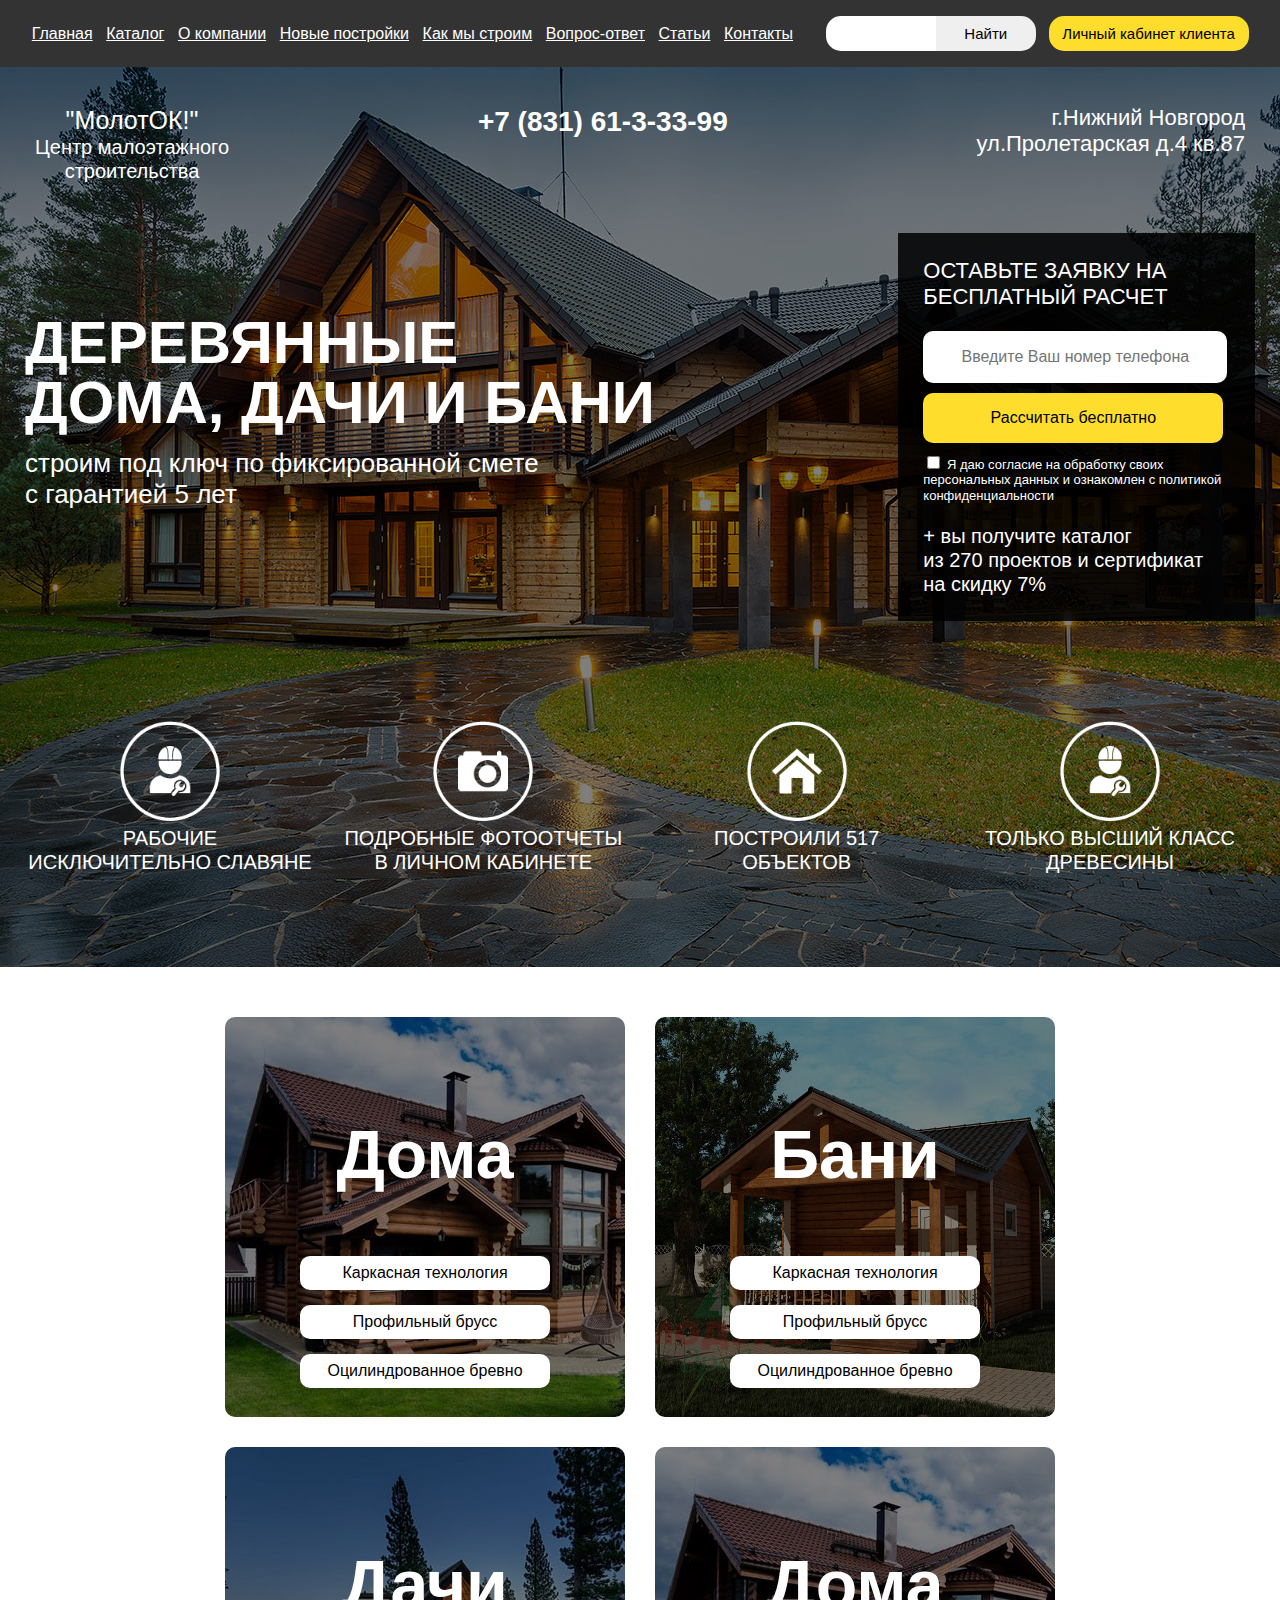
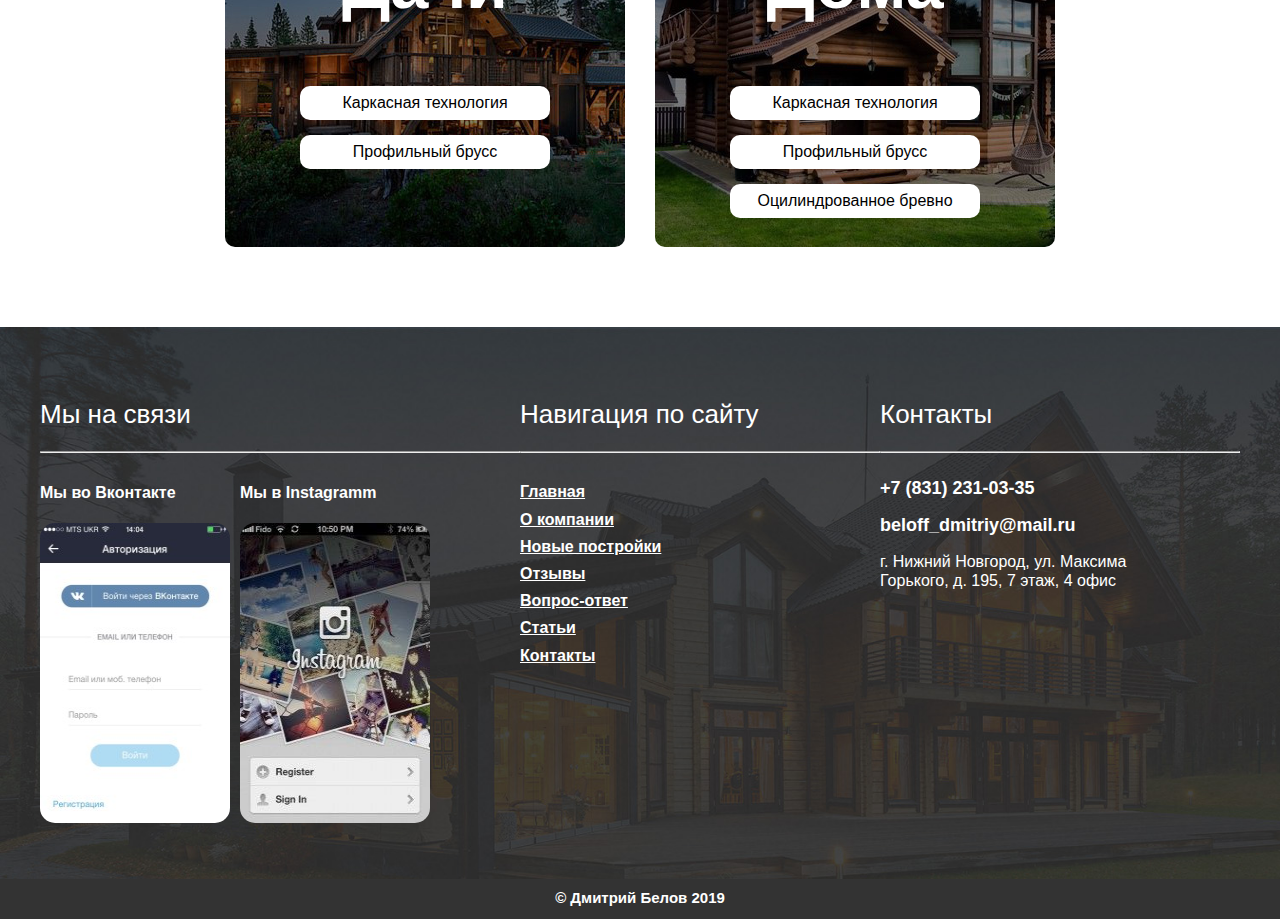
<file: index.html>
<!DOCTYPE html>
<html lang="en">
<head>
    <meta charset="UTF-8">
    <meta name="viewport" content="width=device-width, initial-scale=1.0">
    <meta http-equiv="X-UA-Compatible" content="ie=edge">
    <title>Document</title>
    <!-- <link rel="stylesheet" href="css/style.css"> -->
    <link rel="stylesheet" href="css/style_sass.css">
    <link rel="stylesheet" href="css/style_media.css">
    <script src="https://code.jquery.com/jquery-3.3.1.min.js"></script>

    <script src="js/style.js" ></script>
</head>
<body>
    <header class="header">
        <div class="page_header">
            <div class="page_header__menu">
                <ul class="menu__list">
                    <li class="menu__list-item"><a class="menu__list-item-enter" href="index.html">Главная</a></li>
                    <li class="menu__list-item"><a class="menu__list-item-enter" href="catalog.html">Каталог</a></li>
                    <li class="menu__list-item"><a class="menu__list-item-enter" href="catalog.html">О компании</a></li>
                    <li class="menu__list-item"><a class="menu__list-item-enter" href="catalog.html">Новые постройки</a></li>
                    <li class="menu__list-item"><a class="menu__list-item-enter" href="catalog.html">Как мы строим</a></li>
                    <li class="menu__list-item"><a class="menu__list-item-enter" href="catalog.html">Вопрос-ответ</a></li>
                    <li class="menu__list-item"><a class="menu__list-item-enter" href="catalog.html">Статьи</a></li>
                    <li class="menu__list-item"><a class="menu__list-item-enter" href="catalog.html">Контакты</a></li>
                </ul>
                <div class="secretive_menu">
                    <ul class="secretive_menu_list">
                        <li><a class="menu__list-item-enter" href="index.html">Главная</a></li>
                        <li><a class="menu__list-item-enter" href="catalog.html">Каталог</a></li>
                        <li><a class="menu__list-item-enter" href="catalog.html">О компании</a></li>
                        <li><a class="menu__list-item-enter" href="catalog.html">Новые постройки</a</li>
                        <li><a class="menu__list-item-enter" href="catalog.html">Как мы строим</a></li>
                        <li><a class="menu__list-item-enter" href="catalog.html">Вопрос-ответ</a></li>
                        <li><a class="menu__list-item-enter" href="catalog.html">Статьи</a></li>
                        <li><a class="menu__list-item-enter" href="catalog.html">Контакты</a></li>
                    </ul>
                    <div class="secretive_menu_btn">
                        <img class="menu_btn_close" src="img/img_close.png" alt="">
                    </div>
                </div>
                <div class="cover_logo_media">
                    <ul class="cover_logo_media_list">
                        <li class="cover_logo_media_header">
                            <span>"МолотОК!"</span>
                            <br>Центр малоэтажного
                            <br>строительства
                        </li>
                        <li class="cover_logo_media_header_mob">
                            <a href="index.html">"МолотОК!"</a>
                        </li>
                        <li class="cover_logo_media_tel">
                            +7 (831) 61-3-33-99
                        </li>
                    </ul>
                    <!-- <div class="cover_logo_media_hader">
                        "МолотОК!"
                        <br>центр малоэтажного
                        <br>строительства
                    </div>
                    <div class="cover_logo_media_tel">
                        +7 (831) 61-3-33-99
                    </div> -->
    
                </div>
            </div>            
            <div class="page_header_search">
                <ul class="search__list">
                    <li class="search__list_phon">
                        <img class="search_img_phon" src="img/icons8-телефон-60.png" alt="">
                    </li>
                    <li class="search__list_search">
                        <img class="search_img_search" src="img/search_img.png" alt="">
                    </li>
                    <li class="search__list_item">
                        <input type="text" class="list-item_intup">
                        <button class="list-item_search">Найти</button>
                    </li>
                    <li class="search__list_menu">
                        <img class="search_img_menu" src="img/search_menu.png" alt="">
                    </li>
                    <li class="search__list_cabinet">
                        <button class="search__list_cabinet_btn">Личный кабинет клиента</button>
                    </li>
                    <li class="search__list_cabinet_media">
                        <button class="list_cabinet_media_btn">Личный кабинет</button>
                    </li>
                </ul>
            </div>
        </div>
    </header>
    <main class="page_main">
        <div class="page_main__cover">
            <div class="page_main__cover_width">
                <div class="cover_logo">
                    <ul class="cover_logo_list">
                        <li><span>"МолотОК!"</span>
                            <br>Центр малоэтажного
                            <br>строительства
                        </li>
                        <li class="cover_logo_list_number">+7 (831) 61-3-33-99</li>
                        <li class="cover_logo_list_contact">г.Нижний Новгород
                            <br>ул.Пролетарская д.4 кв.87
                        </li>
                    </ul>
                </div>
                </div>
                <div class="cover_centr">
                    <div class="cover_centr_inner">
                        <p class="centr_inner_item">ДЕРЕВЯННЫЕ
                            <br>ДОМА, ДАЧИ И БАНИ
                        </p>
                        <p class="centr_inner_guarantee">строим под ключ по фиксированной смете
                            <br>с гарантией 5 лет
                        </p>
                    </div>
                    <div class="cover_centr_application">
                        <div class="cover_centr_application_tabl">
                            <div class="application_tabl_calculation">
                                ОСТАВЬТЕ ЗАЯВКУ НА БЕСПЛАТНЫЙ РАСЧЕТ
                            </div>
                            <form action="">
                                <div>
                                    <input class="application_tabl_item_one" type="text" placeholder="Введите Ваш номер телефона">
                                </div>
                                <div>
                                    <input class="application_tabl_item_two" type="button" value="Рассчитать бесплатно">
                                </div>
    
                            </form>

                            <div class="application_tabl_consent">
                                <label for="check1">
                                    <input type="checkbox" id="check1"> Я даю согласие на обработку своих персональных данных и ознакомлен с политикой конфиденциальности
                                </label>
                            </div>
                            <div class="application_tabl_catalog">
                                + вы получите каталог
                                <br>из 270 проектов и сертификат
                                <br>на скидку 7%
                            </div>
                        </div>
                        <div class="cover_centr_application_btn">
                            <a href="">Рассчитать бесплатно</a>
                        </div>
                    </div>
                </div>
                <div class="clear"></div>
                <div class="cover_work">
                    <div class="cover_work_wrap">
                        <div>
                            <img class="img_work" src="img/Engineer-128.png" alt="">
                        </div>
                        <div>РАБОЧИЕ <br> ИСКЛЮЧИТЕЛЬНО СЛАВЯНЕ</div>
                    </div>
                    <div class="cover_work_wrap">
                        <div>
                            <img class="img_work" src="img/Camera-01-128.png" alt="">
                        </div>
                        <div>ПОДРОБНЫЕ ФОТООТЧЕТЫ <br>В ЛИЧНОМ КАБИНЕТЕ</div>
                    </div>
                    <div class="cover_work_wrap">
                        <div>
                            <img class="img_work" src="img/Home-128.png" alt="">
                        </div>
                        <div>ПОСТРОИЛИ 517 <br>ОБЪЕКТОВ</div>
                    </div>
                    <div class="cover_work_wrap">
                        <div>
                            <img class="img_work" src="img/Engineer-128.png" alt="">
                        </div>
                        <div>ТОЛЬКО ВЫСШИЙ КЛАСС <br>ДРЕВЕСИНЫ</div>
                    </div>
                </div>
            </div>
        </div>
        <div class="page_main__work">
            <div class="work__home">
                <ul class="work__home_list">
                    <h1>Дома</h1>
                    <li class="home_list_item">
                        <button class="home_list_item_btn">Каркасная технология</button>
                    </li>
                    <li class="home_list_item">
                        <button class="home_list_item_btn">Профильный брусс</button>
                    </li>
                    <li class="home_list_item">
                        <button class="home_list_item_btn">Оцилиндрованное бревно</button>
                    </li>
                </ul>
            </div>
            <div class="work__bath">
                <ul class="work__home_list">
                    <h1>Бани</h1>
                    <li class="home_list_item">
                        <button class="home_list_item_btn">Каркасная технология</button>
                    </li>
                    <li class="home_list_item">
                        <button class="home_list_item_btn">Профильный брусс</button>
                    </li>
                    <li class="home_list_item">
                        <button class="home_list_item_btn">Оцилиндрованное бревно</button>
                    </li>
                </ul>
        
            </div>
            <div class="work__dacha">
                <ul class="work__home_list">
                    <h1>Дачи</h1>
                    <li class="home_list_item">
                        <button class="home_list_item_btn">Каркасная технология</button>
                    </li>
                    <li class="home_list_item">
                        <button class="home_list_item_btn">Профильный брусс</button>
                    </li>
                 </ul>
            </div>
            <div class="work__home">
                <ul class="work__home_list">
                    <h1>Дома</h1>
                    <li class="home_list_item">
                        <button class="home_list_item_btn">Каркасная технология</button>
                    </li>
                    <li class="home_list_item">
                        <button class="home_list_item_btn">Профильный брусс</button>
                    </li>
                    <li class="home_list_item">
                        <button class="home_list_item_btn">Оцилиндрованное бревно</button>
                    </li>
                </ul>
            </div>

        </div>
    </main>
    <footer>
        <div class="page_footer_img">
            <div class="page_footer">
                <div class="page_footer_communication">
                    <h2>Мы на связи</h2>
                    <hr>
                    <div class="footer_communication">
                        <div class="footer_communication_vk">
                            <h4>Мы во Вконтакте</h4>
                            <div class="footer_communication_vk_block">
                                <a href="#"><img class="vk_block_img" src="img/snapster_11-200x300.jpg" alt="" width="190" height="300"></a>
                            </div>
                        </div>
                        <div class="footer_communication_ins">
                            <h4>Мы в Instagramm</h4>
                            <div class="footer_communication_ins_block">
                                <a href="#"><img class="ins_block_img" src="img/inst.jpg" alt="" width="190" height="300"></a>
                            </div>
                        </div>
                    </div>
                </div>
                <div class="page_footer_navigation">
                    <h2>Навигация по сайту</h2>
                    <hr>
                    <div>
                        <ul class="footer_navigation_list">
                            <li><a class="footer_navigation_list_item" href="#">Главная</a></li>
                            <li><a class="footer_navigation_list_item" href="#">О компании</a></li>
                            <li><a class="footer_navigation_list_item" href="#">Новые постройки</a></li>
                            <li><a class="footer_navigation_list_item" href="#">Отзывы</a></li>
                            <li><a class="footer_navigation_list_item" href="#">Вопрос-ответ</a></li>
                            <li><a class="footer_navigation_list_item" href="#">Статьи</a></li>
                            <li><a class="footer_navigation_list_item" href="#">Контакты</a></li>
                        </ul>
                    </div>
                </div>
                <div class="page_footer_clear"></div>
                <div class="page_footer_contact">
                    <h2>Контакты</h2>
                    <hr>
                    <div class="page_footer_contact_wrap">
                        <ul class="page_footer_contact_list">
                            <li class="page_footer_contact_list_tel"> +7 (831) 231-03-35 </li>
                            <li class="page_footer_contact_list_mail">beloff_dmitriy@mail.ru</li>
                            <li class="page_footer_contact_list_address">г. Нижний Новгород, ул. Максима 
                                <br>Горького, д. 195, 7 этаж, 4 офис
                            </li>
                        </ul>
                    </div>
                    <div class="page_footer_contact_map">
                        <!-- <img class="contact_map_img" src="img/map.png" alt=""> -->

                        <script type="text/javascript" charset="utf-8" async src="https://api-maps.yandex.ru/services/constructor/1.0/js/?um=constructor%3A1e34be73b4af92f09b322bfbdc9c1ba7647ebb8d5c068905a28f40fde4d863a6&amp;width=100%25&amp;height=240&amp;lang=ru_RU&amp;scroll=true"></script>
                    </div>
                    <div class="page_footer_contact_clear"></div>
                </div>
            </div>
        </div>
        <div class="copyright">
            <h4>&copy; Дмитрий Белов 2019</h4>
        </div>
    </footer>


    <script>document.write('<script src="http://' + (location.host || 'localhost').split(':')[0] + ':35729/livereload.js?snipver=1"></' + 'script>')</script>
</body>
</html>
</file>
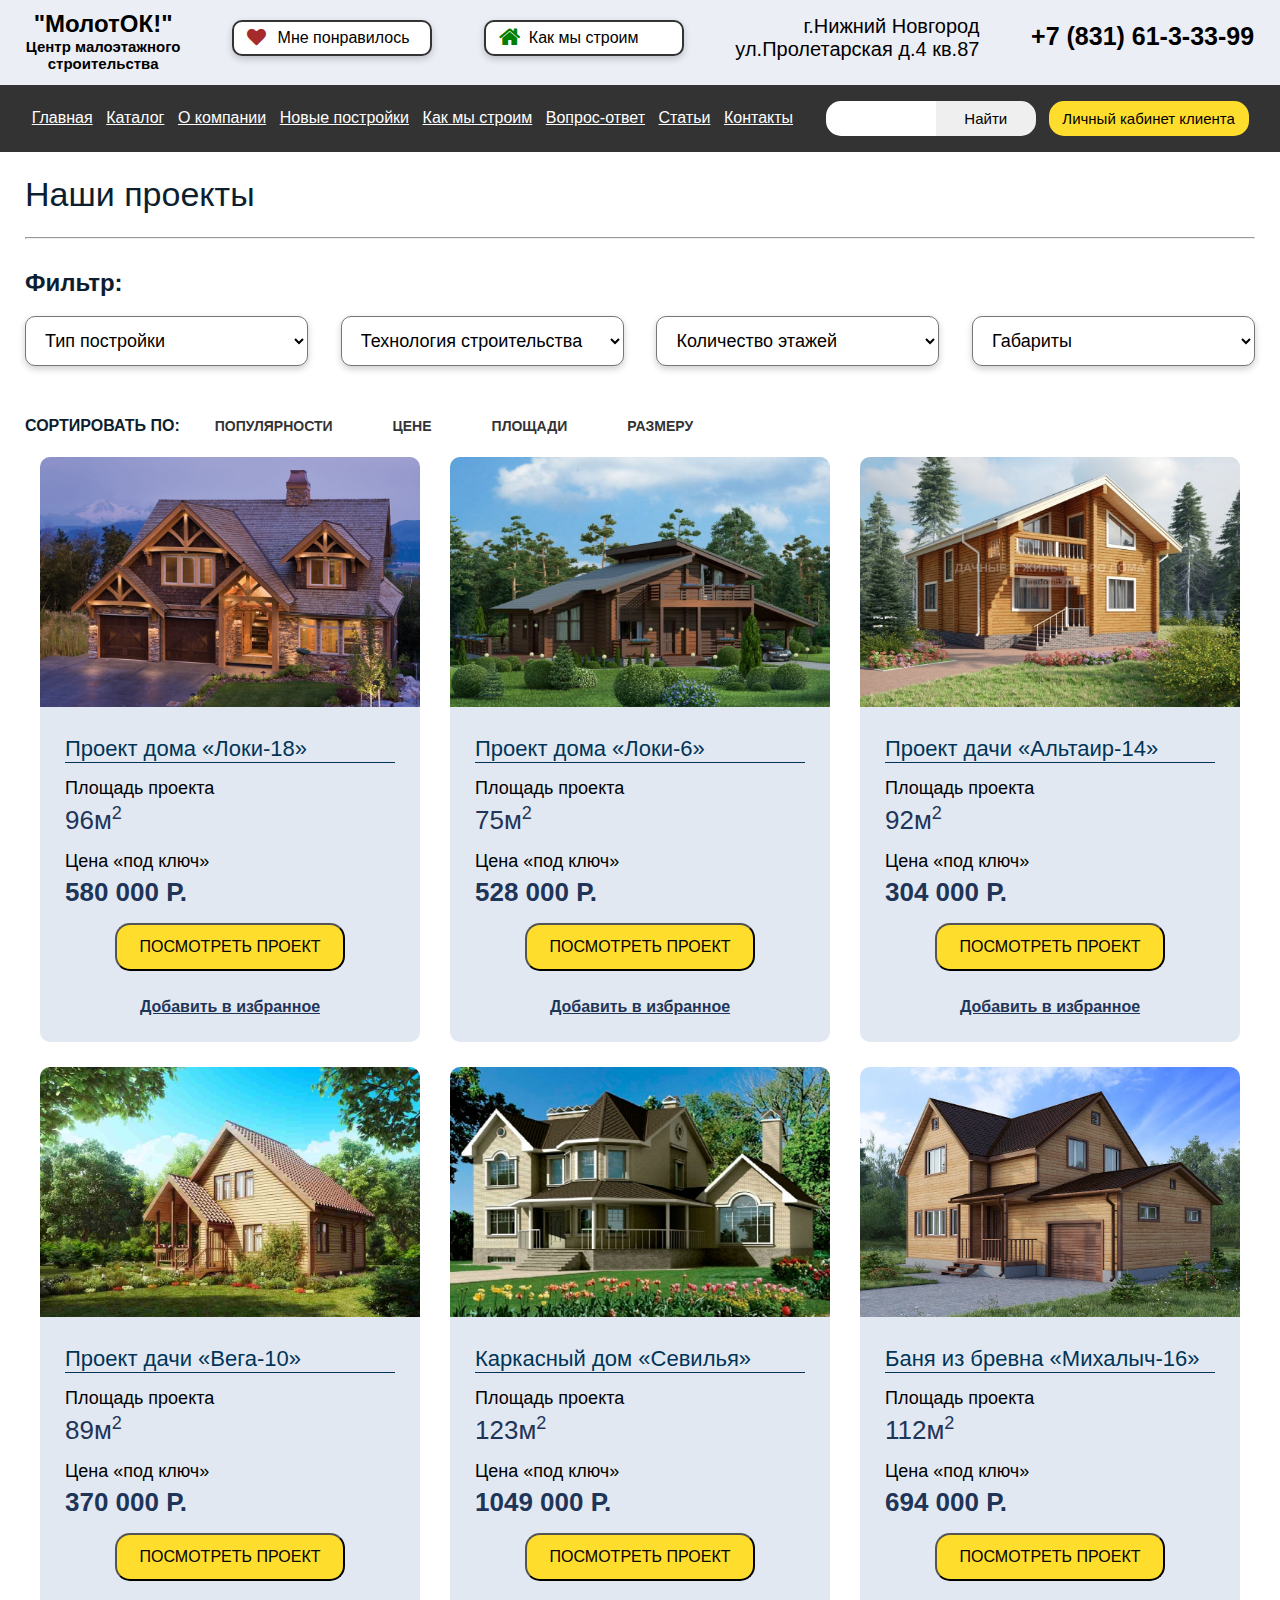
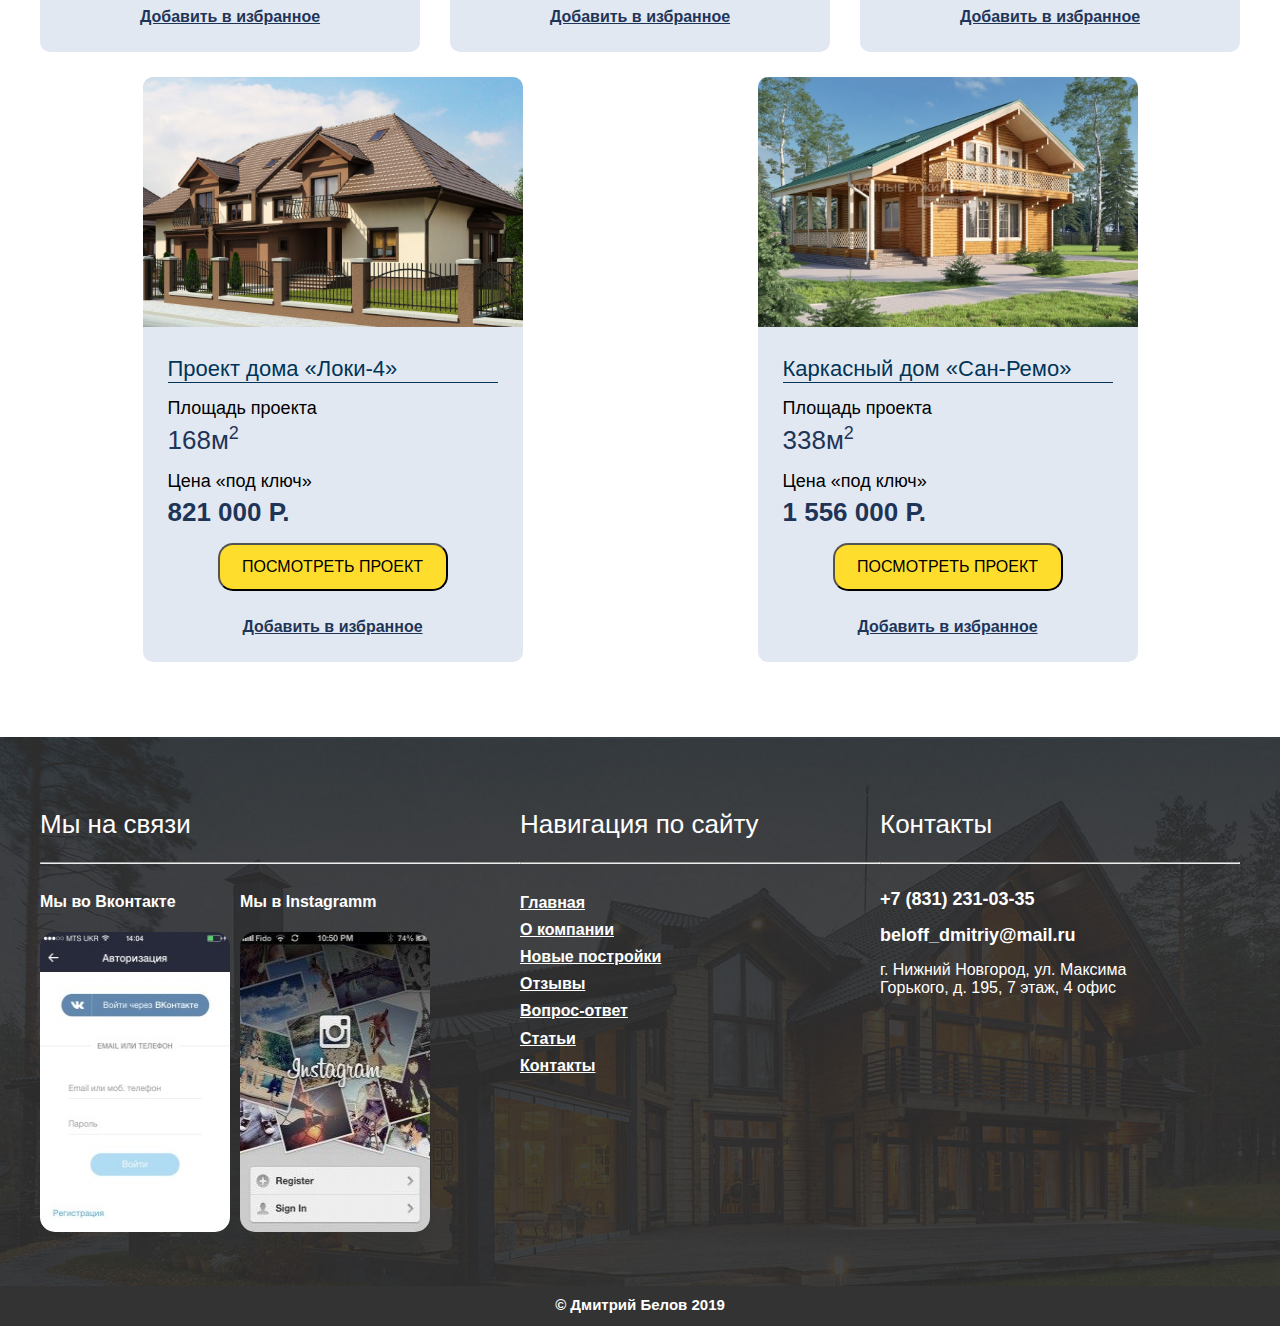
<file: catalog.html>
<!DOCTYPE html>
<html lang="en">
<head>
    <meta charset="UTF-8">
    <meta name="viewport" content="width=device-width, initial-scale=1.0">
    <meta http-equiv="X-UA-Compatible" content="ie=edge">
    <title>Document</title>
    <link rel="stylesheet" href="css/catalog.css">
    <link rel="stylesheet" href="css/style_media.css">
    <link rel="stylesheet" href="css/catalog_media.css">
    <link rel="stylesheet" href="css/font-awesome.min.css">

    <script src="https://code.jquery.com/jquery-3.3.1.min.js"></script>
    <script src="js/style.js" ></script>

</head>
<body>
    <header class="header">
        <div class="">
            <div class="header_top">
                <ul class="header_top_list">
                    <li class="header_top_list_logo">
                        <span>"МолотОК!"</span>
                        <br>Центр малоэтажного
                        <br>строительства
                    </li>
                    <li class="header_top_list_like">
                        <span><i class="fa fa-heart" aria-hidden="true"></i></span>
                        <button class="list_like_btn">Мне понравилось</button>
                    </li>
                    <li class="header_top_list_work">
                        <span><i class="fa fa-home" aria-hidden="true"></i></span>
                        <button class="list_work_btn">Как мы строим</button>
                    </li>
                    <li class="header_top_list_adres">г.Нижний Новгород
                        <br>ул.Пролетарская д.4 кв.87
                    </li>
                    <li class="header_top_list_tel">+7 (831) 61-3-33-99</li>
                </ul>
            </div>
            <div class="page">
                <div class="page_header">
                    <div class="page_header__menu">
                        <ul class="menu__list">
                            <li class="menu__list-item"><a class="menu__list-item-enter" href="index.html">Главная</a></li>
                            <li class="menu__list-item"><a class="menu__list-item-enter" href="catalog.html">Каталог</a></li>
                            <li class="menu__list-item"><a class="menu__list-item-enter" href="">О компании</a></li>
                            <li class="menu__list-item"><a class="menu__list-item-enter" href="">Новые постройки</a></li>
                            <li class="menu__list-item"><a class="menu__list-item-enter" href="">Как мы строим</a></li>
                            <li class="menu__list-item"><a class="menu__list-item-enter" href="">Вопрос-ответ</a></li>
                            <li class="menu__list-item"><a class="menu__list-item-enter" href="">Статьи</a></li>
                            <li class="menu__list-item"><a class="menu__list-item-enter" href="">Контакты</a></li>
                        </ul>
                        <div class="secretive_menu">
                            <ul class="secretive_menu_list">
                                <li><a class="menu__list-item-enter" href="index.html">Главная</a></li>
                                <li><a class="menu__list-item-enter" href="catalog.html">Каталог</a></li>
                                <li><a class="menu__list-item-enter" href="">О компании</a></li>
                                <li><a class="menu__list-item-enter" href="">Новые постройки</a</li>
                                <li><a class="menu__list-item-enter" href="">Как мы строим</a></li>
                                <li><a class="menu__list-item-enter" href="">Вопрос-ответ</a></li>
                                <li><a class="menu__list-item-enter" href="">Статьи</a></li>
                                <li><a class="menu__list-item-enter" href="">Контакты</a></li>
                            </ul>
                            <div class="secretive_menu_btn">
                                <img class="menu_btn_close" src="img/img_close.png" alt="">
                            </div>
                        </div>
                        <div class="cover_logo_media">
                            <ul class="cover_logo_media_list">
                                <li class="cover_logo_media_header">
                                    <span>"МолотОК!"</span>
                                    <br>Центр малоэтажного
                                    <br>строительства
                                </li>
                                <li class="cover_logo_media_header_mob">
                                    <a href="index.html">"МолотОК!"</a>
                                </li>
                                <li class="cover_logo_media_tel">
                                    +7 (831) 61-3-33-99
                                </li>
                            </ul>
                            <!-- <div class="cover_logo_media_hader">
                                "МолотОК!"
                                <br>центр малоэтажного
                                <br>строительства
                            </div>
                            <div class="cover_logo_media_tel">
                                +7 (831) 61-3-33-99
                            </div> -->
            
                        </div>
                    </div>            
                    <div class="page_header_search">
                        <ul class="search__list">
                            <li class="search__list_phon">
                                <img class="search_img_phon" src="img/icons8-телефон-60.png" alt="">
                            </li>
                            <li class="search__list_search">
                                <img class="search_img_search" src="img/search_img.png" alt="">
                            </li>
                            <li class="search__list_item">
                                <input type="text" class="list-item_intup">
                                <button class="list-item_search">Найти</button>
                            </li>
                            <li class="search__list_menu">
                                <img class="search_img_menu" src="img/search_menu.png" alt="">
                            </li>
                            <li class="search__list_cabinet">
                                <button class="search__list_cabinet_btn">Личный кабинет клиента</button>
                            </li>
                            <li class="search__list_cabinet_media">
                                <button class="list_cabinet_media_btn">Личный кабинет</button>
                            </li>
                        </ul>
                    </div>
                </div>
            </div>
        </div>
    </header>
    <main>
        <div class="page_main">
            <div class="page_main_header">
                <h1 class="page_main_header_caption">Наши проекты</h1>
                <hr>
            </div>
            <div class="page_main_filter_show">
                <h3>Фильтр:</h3>
            </div>
            <div class="page_main_filter">
                <h2>Фильтр:</h2>
                <ul class="page_main_filter_list">
                    <li class="">
                        <select class="search_item_select page_main_filter_list_item">
                            <option selected="selected">Тип постройки</option>
                            <option value="">Баня</option>
                            <option value="">Дача</option>
                            <option value="">Дом</option>
                        </select>
                    </li>
                    <li>
                        <select class="search_item_select page_main_filter_list_item">
                            <option selected="selected">Технология строительства</option>
                            <option  value="">Каркасная технология</option>
                            <option value="">Оцилиндрованное бревно</option>
                            <option value="">Профилированный брус</option>
                        </select>
                    </li>
                    <li>
                        <select class="search_item_select page_main_filter_list_item">
                            <option selected="selected">Количество этажей</option>
                            <option value="">1</option>
                            <option value="">2</option>
                        </select>
                    </li>
                    <li>
                        <select class="search_item_select page_main_filter_list_item">
                            <option selected="selected">Габариты</option>
                            <option value="">1</option>
                            <option value="">2</option>
                            <option value="">2</option>
                            <option value="">2</option>
                            <option value="">2</option>
                            <option value="">2</option>
                            <option value="">2</option>
                            <option value="">2</option>
                            <option value="">2</option>
                            <option value="">2</option>
                            <option value="">2</option>

                        </select>
                    </li>
                </ul>
            </div>
            <div class="page_main_sort">
                <ul class="page_main_sort_list">
                    <li class="sort_list_sort">Сортировать по:</li>
                    <li class="sort_list_item">Популярности</li>
                    <li class="sort_list_item">Цене</li>
                    <li class="sort_list_item">Площади</li>
                    <li class="sort_list_item">Размеру</li>
                </ul>
            </div>
            <div class="clear"></div>
            <div class="page_main_catalog">
                <ul class="page_main_catalog_list">
                    <li class="catalog_list_search">
                        <h3>Подберите нужный вам 
                            <br>проект всего за 4 клика
                        </h3>
                        <ul class="catalog_list_search_item">
                            <li class="list_search_item">
                                <select class="search_item_select">
                                    <option selected="selected">Тип постройки</option>
                                    <option value="">Баня</option>
                                    <option value="">Дача</option>
                                    <option value="">Дом</option>
                                </select>
                            </li>
                            <li>
                                <select class="search_item_select">
                                    <option selected="selected">Технология строительства</option>
                                    <option  value="">Каркасная технология</option>
                                    <option value="">Оцилиндрованное бревно</option>
                                    <option value="">Профилированный брус</option>
                                </select>
                            </li>
                            <li>
                                <select class="search_item_select">
                                    <option selected="selected">Количество этажей</option>
                                    <option value="">1</option>
                                    <option value="">2</option>
                                </select>
                            </li>
                            <li>
                                <select class="search_item_select">
                                    <option selected="selected">Габариты</option>
                                    <option value="">1</option>
                                    <option value="">2</option>
                                    <option value="">2</option>
                                    <option value="">2</option>
                                    <option value="">2</option>
                                    <option value="">2</option>
                                    <option value="">2</option>
                                    <option value="">2</option>
                                    <option value="">2</option>
                                    <option value="">2</option>
                                    <option value="">2</option>

                                </select>
                            </li>
                        </ul>
                        <h3>Звоните! Мы будем рады
                            <br>помочь вам с выбором
                            <br>+7 (831) 275-86-55
                        </h3>
                    </li>
                    <li class="catalog_list_project">
                        <div>
                            <img class="catalog_list_project_img" src="img/loki-18.jpg" alt="">
                        </div>
                        <div class="catalog_list_project_wrap">
                            <h3>Проект дома «Локи-18»</h3>
                            <ul class="catalog_list_project_list">
                                <li class="project_list_item">Площадь проекта</li>
                                <li class="project_list_item_m">96м<sup><small>2</small></sup></li>
                                <li class="project_list_item">Цена «под ключ»</li>
                                <li class="project_list_item_p">580 000 Р.</li>
                            </ul>
                            <div class="list_project_wrap_btn">
                                <button class="project_wrap_btn">
                                    <a class="project_wrap_btn_link" href="loki_18.html">ПОСМОТРЕТЬ ПРОЕКТ</a>
                                </button>
                            </div>
                            <!-- <h4>Технология строительства:
                                <br>Профилированный брус</h4>
                            <div class="catalog_list_project_wrap_size">
                                <div class="">количество этажей:2</div>
                                <div class="">габариты проекта:6*8</div>
                            </div> -->
                            <h5>Добавить в избранное</h5>
                        </div>
                    </li>
                    <li class="catalog_list_project">
                        <div>
                            <img class="catalog_list_project_img" src="img/loki-6.jpg" alt="">
                        </div>
                        <div class="catalog_list_project_wrap">
                            <h3>Проект дома «Локи-6»</h3>
                            <ul class="catalog_list_project_list">
                                <li class="project_list_item">Площадь проекта</li>
                                <li class="project_list_item_m">75м<sup><small>2</small></sup></li>
                                <li class="project_list_item">Цена «под ключ»</li>
                                <li class="project_list_item_p">528 000 Р.</li>
                            </ul>
                            <div class="list_project_wrap_btn">
                                <button class="project_wrap_btn">
                                    <a class="project_wrap_btn_link" href="loki_18.html">ПОСМОТРЕТЬ ПРОЕКТ</a>
                                </button>
                            </div>
                            <!-- <h4>Технология строительства:
                                <br>Профилированный брус</h4>
                            <div class="catalog_list_project_wrap_size">
                                <div class="">количество этажей:2</div>
                                <div class="">габариты проекта:6*8</div>
                            </div> -->
                            <h5>Добавить в избранное</h5>
                        </div>
                    </li>
                    <li class="catalog_list_project">
                        <div>
                            <img class="catalog_list_project_img" src="img/altair-14.jpg" alt="">
                        </div>
                        <div class="catalog_list_project_wrap">
                            <h3>Проект дачи «Альтаир-14»</h3>
                            <ul class="catalog_list_project_list">
                                <li class="project_list_item">Площадь проекта</li>
                                <li class="project_list_item_m">92м<sup><small>2</small></sup></li>
                                <li class="project_list_item">Цена «под ключ»</li>
                                <li class="project_list_item_p">304 000 Р.</li>
                            </ul>
                            <div class="list_project_wrap_btn">
                                <button class="project_wrap_btn">
                                    <a class="project_wrap_btn_link" href="loki_18.html">ПОСМОТРЕТЬ ПРОЕКТ</a>
                                </button>
                            </div>
                            <!-- <h4>Технология строительства:
                                <br>Профилированный брус</h4>
                            <div class="catalog_list_project_wrap_size">
                                <div class="">количество этажей:2</div>
                                <div class="">габариты проекта:6*8</div>
                            </div> -->
                            <h5>Добавить в избранное</h5>
                        </div>
                    </li>
                    <li class="catalog_list_project">
                        <div>
                            <img class="catalog_list_project_img" src="img/vego-10.jpg" alt="">
                        </div>
                        <div class="catalog_list_project_wrap">
                            <h3>Проект дачи «Вега-10»</h3>
                            <ul class="catalog_list_project_list">
                                <li class="project_list_item">Площадь проекта</li>
                                <li class="project_list_item_m">89м<sup><small>2</small></sup></li>
                                <li class="project_list_item">Цена «под ключ»</li>
                                <li class="project_list_item_p">370 000 Р.</li>
                            </ul>
                            <div class="list_project_wrap_btn">
                                <button class="project_wrap_btn">
                                    <a class="project_wrap_btn_link" href="loki_18.html">ПОСМОТРЕТЬ ПРОЕКТ</a>
                                </button>
                            </div>
                            <!-- <h4>Технология строительства:
                                <br>Профилированный брус</h4>
                            <div class="catalog_list_project_wrap_size">
                                <div class="">количество этажей:2</div>
                                <div class="">габариты проекта:6*8</div>
                            </div> -->
                            <h5>Добавить в избранное</h5>
                        </div>
                    </li>
                    <li class="catalog_list_project">
                        <div>
                            <img class="catalog_list_project_img" src="img/sevilia.jpg" alt="">
                        </div>
                        <div class="catalog_list_project_wrap">
                            <h3>Каркасный дом «Севилья»</h3>
                            <ul class="catalog_list_project_list">
                                <li class="project_list_item">Площадь проекта</li>
                                <li class="project_list_item_m">123м<sup><small>2</small></sup></li>
                                <li class="project_list_item">Цена «под ключ»</li>
                                <li class="project_list_item_p">1049 000 Р.</li>
                            </ul>
                            <div class="list_project_wrap_btn">
                                <button class="project_wrap_btn">
                                    <a class="project_wrap_btn_link" href="loki_18.html">ПОСМОТРЕТЬ ПРОЕКТ</a>
                                </button>
                            </div>
                            <!-- <h4>Технология строительства:
                                <br>Профилированный брус</h4>
                            <div class="catalog_list_project_wrap_size">
                                <div class="">количество этажей:2</div>
                                <div class="">габариты проекта:6*8</div>
                            </div> -->
                            <h5>Добавить в избранное</h5>
                        </div>
                    </li>
                    <li class="catalog_list_project">
                        <div>
                            <img class="catalog_list_project_img" src="img/mihalich.webp" alt="">
                        </div>
                        <div class="catalog_list_project_wrap">
                            <h3>Баня из бревна «Михалыч-16»</h3>
                            <ul class="catalog_list_project_list">
                                <li class="project_list_item">Площадь проекта</li>
                                <li class="project_list_item_m">112м<sup><small>2</small></sup></li>
                                <li class="project_list_item">Цена «под ключ»</li>
                                <li class="project_list_item_p">694 000 Р.</li>
                            </ul>
                            <div class="list_project_wrap_btn">
                                <button class="project_wrap_btn">
                                    <a class="project_wrap_btn_link" href="loki_18.html">ПОСМОТРЕТЬ ПРОЕКТ</a>
                                </button>
                            </div>
                            <!-- <h4>Технология строительства:
                                <br>Профилированный брус</h4>
                            <div class="catalog_list_project_wrap_size">
                                <div class="">количество этажей:2</div>
                                <div class="">габариты проекта:6*8</div>
                            </div> -->
                            <h5>Добавить в избранное</h5>
                        </div>
                    </li>
                    <li class="catalog_list_project">
                        <div>
                            <img class="catalog_list_project_img" src="img/loki-4.jpg" alt="">
                        </div>
                        <div class="catalog_list_project_wrap">
                            <h3>Проект дома «Локи-4»</h3>
                            <ul class="catalog_list_project_list">
                                <li class="project_list_item">Площадь проекта</li>
                                <li class="project_list_item_m">168м<sup><small>2</small></sup></li>
                                <li class="project_list_item">Цена «под ключ»</li>
                                <li class="project_list_item_p">821 000 Р.</li>
                            </ul>
                            <div class="list_project_wrap_btn">
                                <button class="project_wrap_btn">
                                    <a class="project_wrap_btn_link" href="loki_18.html">ПОСМОТРЕТЬ ПРОЕКТ</a>
                                </button>
                            </div>
                            <!-- <h4>Технология строительства:
                                <br>Профилированный брус</h4>
                            <div class="catalog_list_project_wrap_size">
                                <div class="">количество этажей:2</div>
                                <div class="">габариты проекта:6*8</div>
                            </div> -->
                            <h5>Добавить в избранное</h5>
                        </div>
                    </li>
                    <li class="catalog_list_project">
                        <div>
                            <img class="catalog_list_project_img" src="img/san-remo.jpg" alt="">
                        </div>
                        <div class="catalog_list_project_wrap">
                            <h3>Каркасный дом «Сан-Ремо»</h3>
                            <ul class="catalog_list_project_list">
                                <li class="project_list_item">Площадь проекта</li>
                                <li class="project_list_item_m">338м<sup><small>2</small></sup></li>
                                <li class="project_list_item">Цена «под ключ»</li>
                                <li class="project_list_item_p">1 556 000 Р.</li>
                            </ul>
                            <div class="list_project_wrap_btn">
                                <button class="project_wrap_btn">
                                    <a class="project_wrap_btn_link" href="loki_18.html">ПОСМОТРЕТЬ ПРОЕКТ</a>
                                </button>
                            </div>
                            <!-- <h4>Технология строительства:
                                <br>Профилированный брус</h4>
                            <div class="catalog_list_project_wrap_size">
                                <div class="">количество этажей:2</div>
                                <div class="">габариты проекта:6*8</div>
                            </div> -->
                            <h5>Добавить в избранное</h5>
                        </div>
                    </li>
                </ul>
            </div>
        </div>
    </main>
    <footer>
        <div class="page_footer_img">
            <div class="page_footer">
                <div class="page_footer_communication">
                    <h2>Мы на связи</h2>
                    <hr>
                    <div class="footer_communication">
                        <div class="footer_communication_vk">
                            <h4>Мы во Вконтакте</h4>
                            <div class="footer_communication_vk_block">
                                <a href="#"><img class="vk_block_img" src="img/snapster_11-200x300.jpg" alt="" width="190" height="300"></a>
                            </div>
                        </div>
                        <div class="footer_communication_ins">
                            <h4>Мы в Instagramm</h4>
                            <div class="footer_communication_ins_block">
                                <a href="#"><img class="ins_block_img" src="img/inst.jpg" alt="" width="190" height="300"></a>
                            </div>
                        </div>
                    </div>
                </div>
                <div class="page_footer_navigation">
                    <h2>Навигация по сайту</h2>
                    <hr>
                    <div>
                        <ul class="footer_navigation_list">
                            <li><a class="footer_navigation_list_item" href="#">Главная</a></li>
                            <li><a class="footer_navigation_list_item" href="#">О компании</a></li>
                            <li><a class="footer_navigation_list_item" href="#">Новые постройки</a></li>
                            <li><a class="footer_navigation_list_item" href="#">Отзывы</a></li>
                            <li><a class="footer_navigation_list_item" href="#">Вопрос-ответ</a></li>
                            <li><a class="footer_navigation_list_item" href="#">Статьи</a></li>
                            <li><a class="footer_navigation_list_item" href="#">Контакты</a></li>
                        </ul>
                    </div>
                </div>
                <div class="page_footer_clear"></div>
                <div class="page_footer_contact">
                    <h2>Контакты</h2>
                    <hr>
                    <div class="page_footer_contact_wrap">
                        <ul class="page_footer_contact_list">
                            <li class="page_footer_contact_list_tel"> +7 (831) 231-03-35 </li>
                            <li class="page_footer_contact_list_mail">beloff_dmitriy@mail.ru</li>
                            <li class="page_footer_contact_list_address">г. Нижний Новгород, ул. Максима 
                                <br>Горького, д. 195, 7 этаж, 4 офис
                            </li>
                        </ul>
                    </div>
                    <div class="page_footer_contact_map">
                        <!-- <img class="contact_map_img" src="img/map.png" alt=""> -->
                        <script type="text/javascript" charset="utf-8" async src="https://api-maps.yandex.ru/services/constructor/1.0/js/?um=constructor%3A1e34be73b4af92f09b322bfbdc9c1ba7647ebb8d5c068905a28f40fde4d863a6&amp;width=100%25&amp;height=240&amp;lang=ru_RU&amp;scroll=true"></script>


                    </div>
                    <div class="page_footer_contact_clear"></div>
                </div>
            </div>
        </div>
        <div class="copyright">
            <h4>&copy; Дмитрий Белов 2019</h4>
        </div>
    </footer>

    <script>document.write('<script src="http://' + (location.host || 'localhost').split(':')[0] + ':35729/livereload.js?snipver=1"></' + 'script>')</script>

        
</body>
</html>
</file>
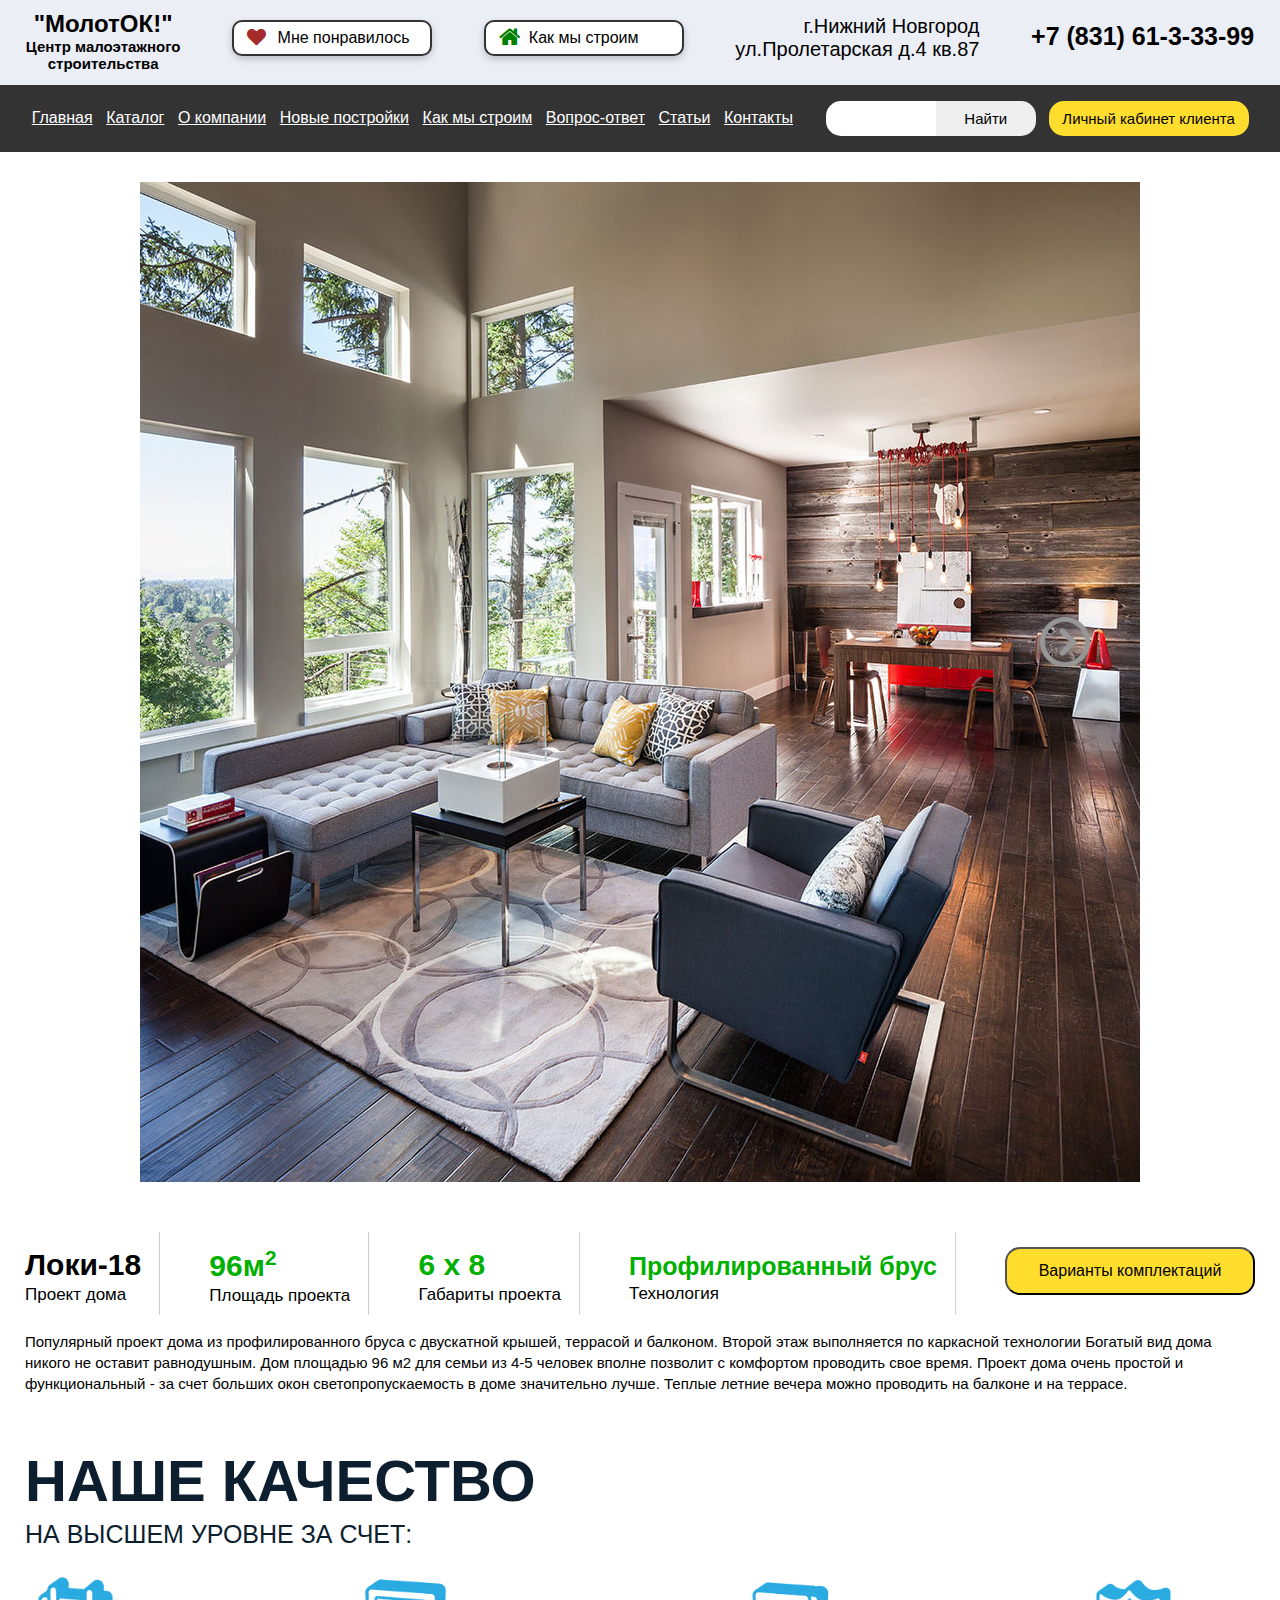
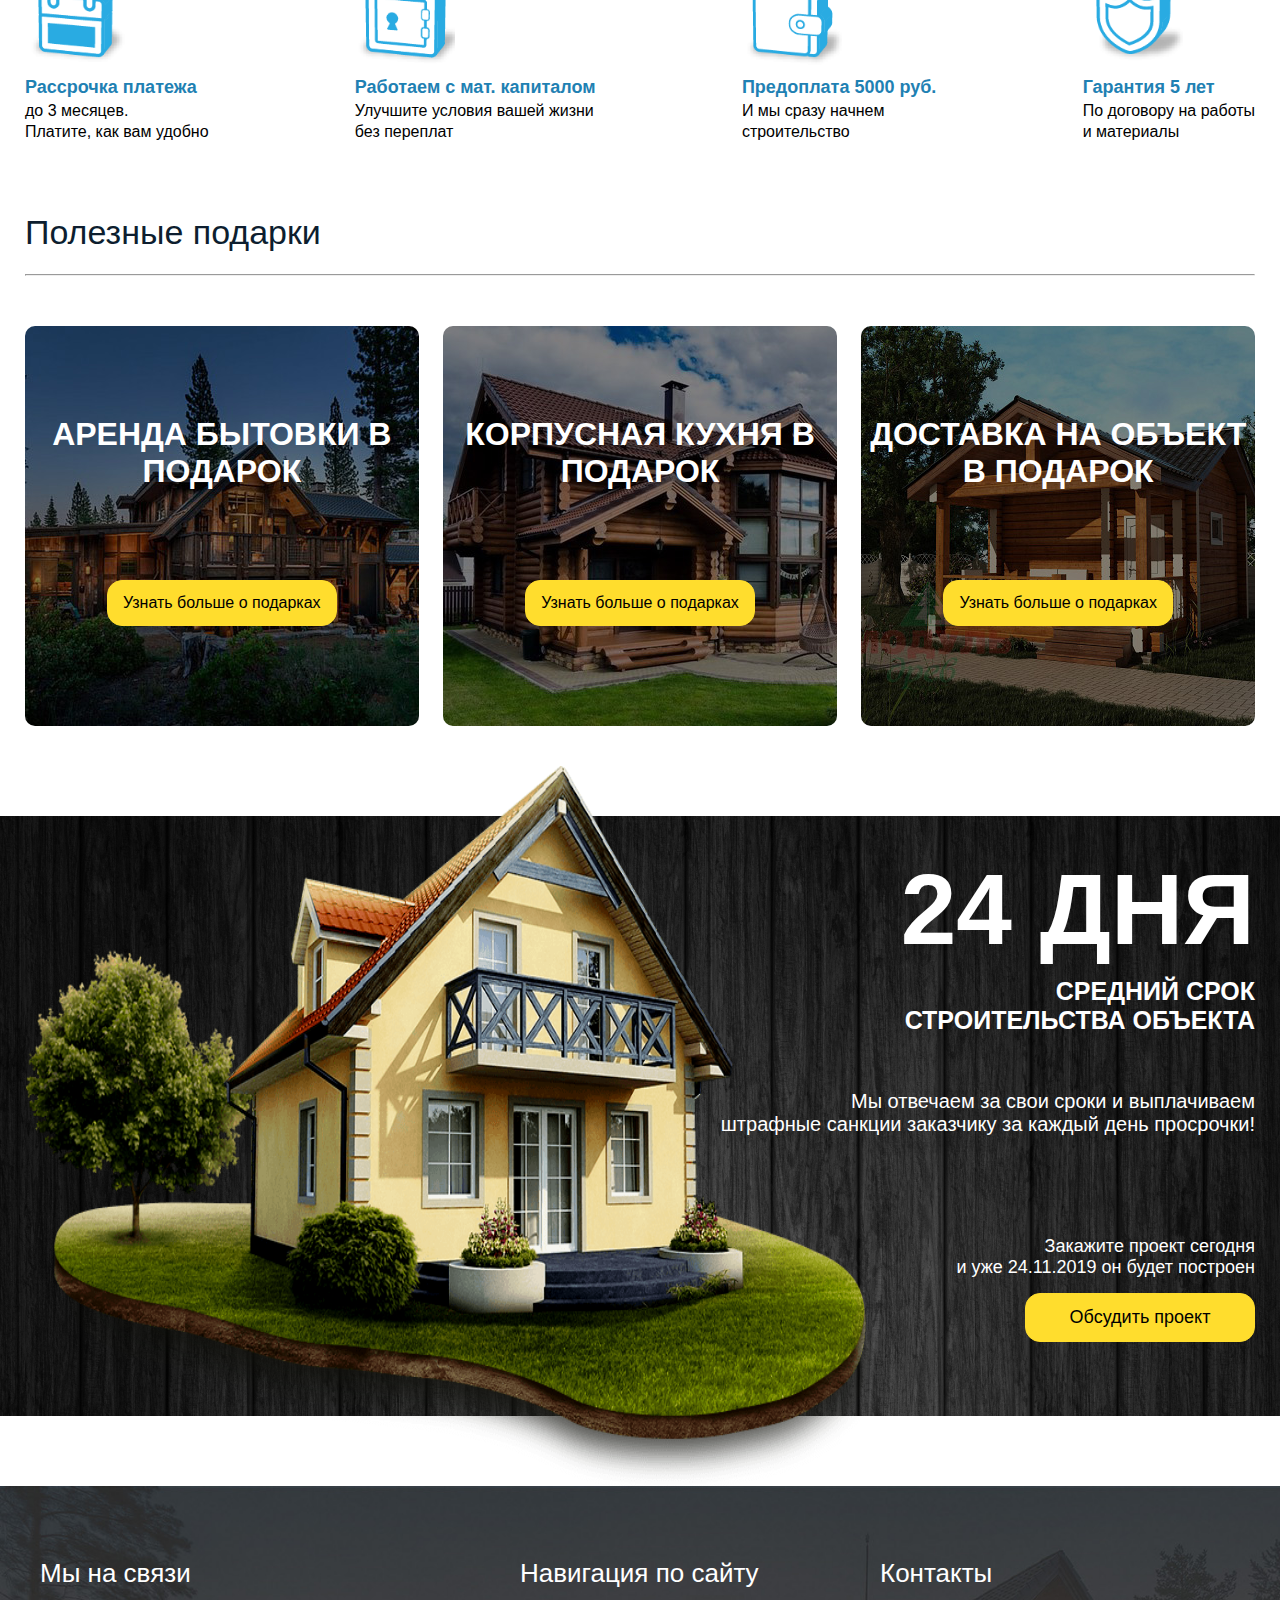
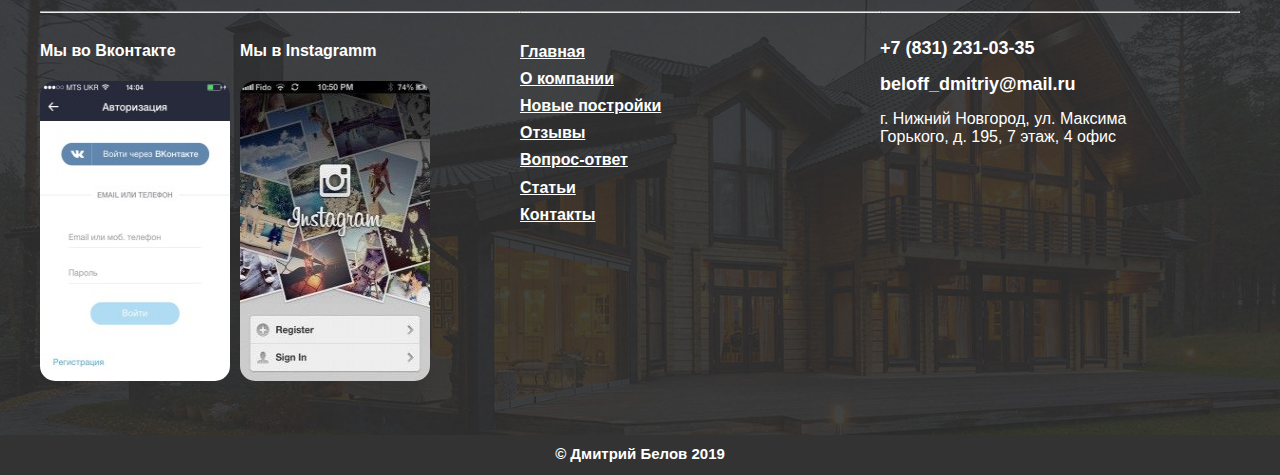
<file: loki_18.html>
<!DOCTYPE html>
<html lang="en">
<head>
    <meta charset="UTF-8">

    <meta name="viewport" content="width=device-width, initial-scale=1.0">
    <meta http-equiv="X-UA-Compatible" content="ie=edge">
    <title>Document</title>
    <link rel="stylesheet" href="css/loki_18.css">
    <link rel="stylesheet" href="css/style_media.css">
    <link rel="stylesheet" href="css/loki_18_media.css">
    <link rel="stylesheet" href="css/font-awesome.min.css">
    <script src="https://code.jquery.com/jquery-3.4.1.min.js"></script> 
    <script src="js/loki_18.js"></script>
</head>
<body>
    <header class="header">
        <div class="">
            <div class="header_top">
                <ul class="header_top_list">
                    <li class="header_top_list_logo">
                        <span>"МолотОК!"</span>
                        <br>Центр малоэтажного
                        <br>строительства
                    </li>
                    <li class="header_top_list_like">
                        <span><i class="fa fa-heart" aria-hidden="true"></i></span>
                        <button class="list_like_btn">Мне понравилось</button>
                    </li>
                    <li class="header_top_list_work">
                        <span><i class="fa fa-home" aria-hidden="true"></i></span>
                        <button class="list_work_btn">Как мы строим</button>
                    </li>
                    <li class="header_top_list_adres">г.Нижний Новгород
                        <br>ул.Пролетарская д.4 кв.87
                    </li>
                    <li class="header_top_list_tel">+7 (831) 61-3-33-99</li>
                </ul>
            </div>
            <div class="page">
                <div class="page_header">
                    <div class="page_header__menu">
                        <ul class="menu__list">
                            <li class="menu__list-item"><a class="menu__list-item-enter" href="index.html">Главная</a></li>
                            <li class="menu__list-item"><a class="menu__list-item-enter" href="catalog.html">Каталог</a></li>
                            <li class="menu__list-item"><a class="menu__list-item-enter" href="">О компании</a></li>
                            <li class="menu__list-item"><a class="menu__list-item-enter" href="">Новые постройки</a></li>
                            <li class="menu__list-item"><a class="menu__list-item-enter" href="">Как мы строим</a></li>
                            <li class="menu__list-item"><a class="menu__list-item-enter" href="">Вопрос-ответ</a></li>
                            <li class="menu__list-item"><a class="menu__list-item-enter" href="">Статьи</a></li>
                            <li class="menu__list-item"><a class="menu__list-item-enter" href="">Контакты</a></li>
                        </ul>
                        <div class="secretive_menu">
                            <ul class="secretive_menu_list">
                                <li><a class="menu__list-item-enter" href="index.html">Главная</a></li>
                                <li><a class="menu__list-item-enter" href="catalog.html">Каталог</a></li>
                                <li><a class="menu__list-item-enter" href="">О компании</a></li>
                                <li><a class="menu__list-item-enter" href="">Новые постройки</a</li>
                                <li><a class="menu__list-item-enter" href="">Как мы строим</a></li>
                                <li><a class="menu__list-item-enter" href="">Вопрос-ответ</a></li>
                                <li><a class="menu__list-item-enter" href="">Статьи</a></li>
                                <li><a class="menu__list-item-enter" href="">Контакты</a></li>
                            </ul>
                            <div class="secretive_menu_btn">
                                <img class="menu_btn_close" src="img/img_close.png" alt="">
                            </div>
                        </div>
                        <div class="cover_logo_media">
                            <ul class="cover_logo_media_list">
                                <li class="cover_logo_media_header">
                                    <span>"МолотОК!"</span>
                                    <br>Центр малоэтажного
                                    <br>строительства
                                </li>
                                <li class="cover_logo_media_header_mob">
                                    <a href="index.html">"МолотОК!"</a>
                                </li>
                                <li class="cover_logo_media_tel">
                                    +7 (831) 61-3-33-99
                                </li>
                            </ul>
                            <!-- <div class="cover_logo_media_hader">
                                "МолотОК!"
                                <br>центр малоэтажного
                                <br>строительства
                            </div>
                            <div class="cover_logo_media_tel">
                                +7 (831) 61-3-33-99
                            </div> -->
            
                        </div>
                    </div>            
                    <div class="page_header_search">
                        <ul class="search__list">
                            <li class="search__list_phon">
                                <img class="search_img_phon" src="img/icons8-телефон-60.png" alt="">
                            </li>
                            <li class="search__list_search">
                                <img class="search_img_search" src="img/search_img.png" alt="">
                            </li>
                            <li class="search__list_item">
                                <input type="text" class="list-item_intup">
                                <button class="list-item_search">Найти</button>
                            </li>
                            <li class="search__list_menu">
                                <img class="search_img_menu" src="img/search_menu.png" alt="">
                            </li>
                            <li class="search__list_cabinet">
                                <button class="search__list_cabinet_btn">Личный кабинет клиента</button>
                            </li>
                            <li class="search__list_cabinet_media">
                                <button class="list_cabinet_media_btn">Личный кабинет</button>
                            </li>
                        </ul>
                    </div>
                </div>
                    </div>
        </div>
    </header>
    <main>
        <div class="main_wrap">
            <div class="main_wrap_project">
                <div class="main_wrap_project_picture">
                    <!-- <img src="img/slaid_1.jpg" alt=""> -->
                    <img src="img/Галерея/картинка_1.jpeg" alt="">
                    <!-- <img src="img/Галерея_750/картинка_1.jpg" alt=""> -->
                </div>
                <div class="main_wrap_project_picture">
                    <!-- <img src="img/slaid_2.jpg" alt=""> -->
                    <img src="img/Галерея/картинка_2.png" alt="">
                    <!-- <img src="img/Галерея_750/картинка_2.jpg" alt=""> -->

                </div>
                <div class="main_wrap_project_picture">
                    <!-- <img src="img/slaid_3.jpg" alt=""> -->
                    <img src="img/Галерея/картинка_3.jpg" alt="">
                    <!-- <img src="img/Галерея_750/картинка_3.jpg" alt=""> -->

                </div>
                <div class="main_wrap_project_picture">
                    <!-- <img src="img/slaid_4.jpg" alt=""> -->
                    <img src="img/Галерея/картинка_4.jpg" alt="">
                    <!-- <img src="img/Галерея_750/картинка_4.jpg" alt=""> -->

                </div>
                <div class="main_wrap_project_picture">
                    <!-- <img src="img/slaid_5.jpg" alt=""> -->
                    <img src="img/Галерея/картинка_5.jpg" alt="">
                    <!-- <img src="img/Галерея_750/картинка_5.jpg" alt=""> -->

                </div>
            </div>
            <div class="main_wrap_btn">
                <img class="main_wrap_btn_left" data-item="left" src="img/left.png" alt="" width="50px">
                <img class="main_wrap_btn_right" data-item="right" src="img/right.png" alt="" width="50px">
            </div>
        </div>
        <div class="main_wrap_description">
            <ul class="wrap_description_list">
                <li class="description_list_item">
                    <h3 class="description_list_item_loki">Локи-18</h3>
                    <h5>Проект дома</h5>
                </li>
                <li class="description_list_item">
                    <h3 class="description_list_item_m">96м<sup><small>2</small></sup></h3>
                    <h5>Площадь проекта</h5>
                </li>
                <li class="description_list_item">
                    <h3 class="description_list_item_size">6 х 8</h3>
                    <h5>Габариты проекта</h5>
                </li>
                <li class="description_list_item">
                    <h3 class="description_list_item_beam">Профилированный брус</h3>
                    <h5>Технология</h5>
                </li>
                <li>
                    <button class="description_list_item_btn">Варианты комплектаций</button>
                </li>
            </ul>
            <p>Популярный проект дома из профилированного бруса с двускатной крышей, террасой и балконом. Второй этаж выполняется по каркасной технологии Богатый вид 
                дома никого не оставит равнодушным. Дом площадью 96 м2 для семьи из 4-5 человек вполне позволит с комфортом проводить свое время. Проект дома очень 
                простой и функциональный - за счет больших окон светопропускаемость в доме значительно лучше. Теплые летние вечера можно проводить на балконе и на террасе.
            </p>
            <div class="wrap_description_quality">
                <h3>НАШЕ КАЧЕСТВО</h3>
                <h4>НА ВЫСШЕМ УРОВНЕ ЗА СЧЕТ:</h4>
            </div>
            <div class="wrap_description_option">
                <ul class="description_option_list">
                    <li>
                        <div>
                            <img src="img/supermono3d04.png" alt="">
                        </div>
                        <h5>Рассрочка платежа</h5>
                        <h6>до 3 месяцев.
                            <br>Платите, как вам удобно
                        </h6>
                    </li>
                    <li>
                        <div>
                            <img src="img/sunduk.png" alt="">
                        </div>
                        <h5>Работаем с мат. капиталом</h5>
                        <h6>Улучшите условия вашей жизни
                            <br>без переплат
                        </h6>
                    </li>
                    <li>
                        <div>
                            <img src="img/cash.png" alt="">
                        </div>
                        <h5>Предоплата 5000 руб.</h5>
                        <h6>И мы сразу начнем
                            <br>строительство
                        </h6>
                    </li>
                    <li>
                        <div>
                            <img src="img/shit.png" alt="">
                        </div>
                        <h5>Гарантия 5 лет</h5>
                        <h6>По договору на работы
                            <br>и материалы
                        </h6>
                    </li>
                </ul>
            </div>
        </div>
        <div class="main_wrap_gift">
            <h1 class="wrap_gift_item">Полезные подарки</h1>
            <hr>
        </div>
        <div class="main_wrap_gift_list">


            <div class="wrap_gift_list_rent">
                <h3>Аренда бытовки в подарок</h3>
                <button class="gift_list_btn">Узнать больше о подарках</button>
            </div>
            <div class="wrap_gift_list_kitchen">
                <h3>Корпусная кухня в подарок</h3>
                <button class="gift_list_btn">Узнать больше о подарках</button>
            </div>
            <div class="wrap_gift_list_delivery">
                <h3>Доставка на объект в подарок</h3>
                <button class="gift_list_btn">Узнать больше о подарках</button>
            </div>
        </div>
        <div class="main_wrap_fon">
            <div class="main_wrap_fon_size">
                <div class="wrap_fon_img">
                    <img class="fon_img_dom" src="img/house.png" alt="" width="100%">
                </div>
                <div class="wrap_fon_text">
                    <ul class="wrap_fon_text_list">
                        <li class="fon_text_list_day">24 ДНЯ</li>
                        <li class="fon_text_list_term">СРЕДНИЙ СРОК
                            <br>СТРОИТЕЛЬСТВА ОБЪЕКТА
                        </li>
                        <li class="fon_text_list_fine">Мы отвечаем за свои сроки и выплачиваем
                            <br>штрафные санкции заказчику за каждый день просрочки!
                        </li>
                        <li class="fon_text_list_date">Закажите проект сегодня
                            <br>и уже 24.11.2019 он будет построен
                        </li>
                        <li class="fon_text_list_btn">
                            <button class="text_list_btn">Обсудить проект</button>
                        </li>
                    </ul>
                </div>
            </div>
        </div>
    </main>
    <footer>
            <div class="page_footer_img">
                <div class="page_footer">
                    <div class="page_footer_communication">
                        <h2>Мы на связи</h2>
                        <hr>
                        <div class="footer_communication">
                            <div class="footer_communication_vk">
                                <h4>Мы во Вконтакте</h4>
                                <div class="footer_communication_vk_block">
                                    <a href="#"><img class="vk_block_img" src="img/snapster_11-200x300.jpg" alt="" width="190" height="300"></a>
                                </div>
                            </div>
                            <div class="footer_communication_ins">
                                <h4>Мы в Instagramm</h4>
                                <div class="footer_communication_ins_block">
                                    <a href="#"><img class="ins_block_img" src="img/inst.jpg" alt="" width="190" height="300"></a>
                                </div>
                            </div>
                        </div>
                    </div>
                    <div class="page_footer_navigation">
                        <h2>Навигация по сайту</h2>
                        <hr>
                        <div>
                            <ul class="footer_navigation_list">
                                <li><a class="footer_navigation_list_item" href="#">Главная</a></li>
                                <li><a class="footer_navigation_list_item" href="#">О компании</a></li>
                                <li><a class="footer_navigation_list_item" href="#">Новые постройки</a></li>
                                <li><a class="footer_navigation_list_item" href="#">Отзывы</a></li>
                                <li><a class="footer_navigation_list_item" href="#">Вопрос-ответ</a></li>
                                <li><a class="footer_navigation_list_item" href="#">Статьи</a></li>
                                <li><a class="footer_navigation_list_item" href="#">Контакты</a></li>
                            </ul>
                        </div>
                    </div>
                    <div class="page_footer_clear"></div>

                    <div class="page_footer_contact">
                        <h2>Контакты</h2>
                        <hr>
                        <div class="page_footer_contact_wrap">
                            <ul class="page_footer_contact_list">
                                <li class="page_footer_contact_list_tel"> +7 (831) 231-03-35 </li>
                                <li class="page_footer_contact_list_mail">beloff_dmitriy@mail.ru</li>
                                <li class="page_footer_contact_list_address">г. Нижний Новгород, ул. Максима 
                                    <br>Горького, д. 195, 7 этаж, 4 офис
                                </li>
                            </ul>
                        </div>
                        <div class="page_footer_contact_map">
                            <!-- <img class="contact_map_img" src="img/map.png" alt=""> -->
                            <script type="text/javascript" charset="utf-8" async src="https://api-maps.yandex.ru/services/constructor/1.0/js/?um=constructor%3A1e34be73b4af92f09b322bfbdc9c1ba7647ebb8d5c068905a28f40fde4d863a6&amp;width=100%25&amp;height=240&amp;lang=ru_RU&amp;scroll=true"></script>

                        </div>
                        <div class="page_footer_contact_clear"></div>
                    </div>
                </div>
            </div>
            <div class="copyright">
                <h4>&copy; Дмитрий Белов 2019</h4>
            </div>
    </footer>

        
    
</body>
</html>
</file>
<file: css/style_sass.css>
body { margin: 0; font-family: Arial, Helvetica, sans-serif; line-height: 1.2; position: relative; }

input, button { outline: none; }

.header { background: #333333; }

.page_header { max-width: 1300px; display: -webkit-box; display: -ms-flexbox; display: flex; -webkit-box-orient: horizontal; -webkit-box-direction: normal; -ms-flex-direction: row; flex-direction: row; margin: 0 auto; top: 0; padding: 0 25px; }

.page_header__menu { width: 63%; }

.page_header_search { width: 37%; }

.menu__list { display: -webkit-box; display: -ms-flexbox; display: flex; -webkit-box-orient: horizontal; -webkit-box-direction: normal; -ms-flex-direction: row; flex-direction: row; -ms-flex-pack: distribute; justify-content: space-around; list-style: none; font-size: 16px; padding-top: 8px; padding-left: 0; }

.secretive_menu { display: none; position: absolute; top: 0px; left: 0px; bottom: 0px; right: 0px; background: rgba(0, 0, 0, 0.95); width: 100%; height: 100%; }

.secretive_menu_list { font-size: 25px; line-height: 1.7; }

.secretive_menu_btn { position: absolute; top: 10px; right: 10px; }

.menu_btn_close { width: 35px; }

.menu__list-item-enter { color: white; }
.menu__list-item-enter:hover { background-color: white; color: black; border-radius: 5px; padding: 7px; }

.cover_logo_media { display: none; }

.cover_logo_media_list { display: -webkit-box; display: -ms-flexbox; display: flex; -webkit-box-orient: horizontal; -webkit-box-direction: normal; -ms-flex-direction: row; flex-direction: row; -webkit-box-pack: justify; -ms-flex-pack: justify; justify-content: space-between; list-style: none; margin: 0; }

.cover_logo_media_header { color: white; font-size: 16px; line-height: 1; margin-top: 10px; text-align: center; }

.cover_logo_media_header span { font-size: 20px; }

.cover_logo_media_header_mob a { color: white; text-decoration: none; }

.cover_logo_media_tel { color: white; font-size: 20px; line-height: 1; width: 50%; margin-top: 20px; }

.search__list { display: -webkit-box; display: -ms-flexbox; display: flex; -webkit-box-orient: horizontal; -webkit-box-direction: normal; -ms-flex-direction: row; flex-direction: row; list-style: none; -ms-flex-pack: distribute; justify-content: space-around; padding-left: 20px; }

.search__list_menu, .search__list_search, .search__list_phon { display: none; }

.search_img_phon { width: 36px; cursor: pointer; }

.search_img_menu, .search_img_search { width: 35px; cursor: pointer; }

.show_div { display: block !important; position: absolute; right: 15px; top: 70px; }

.search__list_cabinet_media { display: none; }

.list_cabinet_media_btn { height: 35px; padding: 5px 12px 5px 12px; border-radius: 15px; border: 1px yellow; background: #ffdd2d; font-size: 15px; width: 137px; }

.search__list_cabinet_btn { width: 200px; height: 35px; padding: 5px; border-radius: 15px; border: 1px yellow; background: #ffdd2d; font-size: 15px; cursor: pointer; }

.list-item_intup { width: 100px; height: 25px; padding: 5px; border-top-left-radius: 15px; border-bottom-left-radius: 15px; border: 1px black; font-size: 15px; }

.list-item_search { width: 100px; height: 35px; padding: 5px; border-top-right-radius: 15px; border-bottom-right-radius: 15px; border: 1px black; font-size: 15px; margin-left: -5px; cursor: pointer; }

.cover_logo { padding-top: 20px; }

.cover_logo_list_number { font-weight: bold; font-size: 28px; padding-top: 15px; }

.cover_logo_list_contact { text-align: right; padding-top: 5px; }

.page_main__cover { background-image: url(../img/10.jpg); background-repeat: no-repeat; background-size: 100%; margin: 0 auto; height: 900px; margin-bottom: 50px; }

.page_main__cover_width { max-width: 1300px; margin: 0 auto; padding: 0 10px; }

.page_main__work { display: -webkit-box; display: -ms-flexbox; display: flex; -ms-flex-wrap: wrap; flex-wrap: wrap; -ms-flex-pack: distribute; justify-content: space-around; max-width: 860px; margin: 0 auto; }
.page_main__work > div { margin: 0 10px 30px 10px; }
.page_main__work h1 { color: white; text-align: center; font-size: 68px; padding-top: 35px; }

.work__home { width: 400px; height: 400px; background-image: url(../img/2-2.jpg); border-radius: 10px; }

.work__home_list { list-style: none; padding: 0; display: -webkit-box; display: -ms-flexbox; display: flex; -webkit-box-orient: vertical; -webkit-box-direction: normal; -ms-flex-direction: column; flex-direction: column; -webkit-box-align: center; -ms-flex-align: center; align-items: center; }

.home_list_item_btn { width: 250px; font-size: 16px; padding: 8px; border-radius: 10px; border: 1px white; background: white; margin-top: 15px; cursor: pointer; }
.home_list_item_btn:hover { background: #ffdd2d; }

.work__bath { width: 400px; height: 400px; background-image: url(../img/3-3.jpg); border-radius: 10px; }

.work__bath_list { list-style: none; text-align: center; }

.work__dacha { width: 400px; height: 400px; background-image: url(../img/1-1.jpg); border-radius: 10px; }

.work__dacha_list { list-style: none; text-align: center; }

.cover_logo_list { list-style: none; margin: 0; display: -webkit-box; display: -ms-flexbox; display: flex; -webkit-box-orient: horizontal; -webkit-box-direction: normal; -ms-flex-direction: row; flex-direction: row; -webkit-box-pack: justify; -ms-flex-pack: justify; justify-content: space-between; font-size: 22px; color: white; padding-left: 0; }
.cover_logo_list li { padding-top: 18px; }
.cover_logo_list li:first-child { text-align: center; font-size: 20px; }
.cover_logo_list li:first-child span { font-size: 25px; }

.cover_centr { padding: 50px 0 0 0; margin: auto; max-width: 1300px; overflow: hidden; }

.cover_centr_inner { width: 70%; color: white; float: left; }

.centr_inner_item { color: white; text-transform: uppercase; font-size: 60px; font-weight: 700; line-height: 1; margin: 0; padding-top: 80px; }

.centr_inner_guarantee { color: white; margin-top: 10px; padding-top: 5px; font-size: 26px; }

.cover_centr_application { width: 29%; color: white; float: right; }

.cover_centr_application_tabl { background: rgba(0, 0, 0, 0.86); padding: 25px; }

.application_tabl_calculation { font-size: 22px; }

.application_tabl_consent { font-size: 13px; margin-top: 10px; }

.application_tabl_catalog { font-size: 20px; margin-top: 20px; }

.application_tabl_item_one { width: 300px; height: 50px; border-radius: 10px; font-size: 16px; text-align: center; border: 1px white; margin-top: 20px; }

.application_tabl_item_two { width: 300px; height: 50px; border-radius: 10px; font-size: 16px; text-align: center; background: #ffdd2d; border: 1px yellow; cursor: pointer; margin-top: 10px; }

.cover_centr_application_btn { width: 300px; height: 50px; border-radius: 10px; font-size: 16px; text-align: center; background: #ffdd2d; border: 1px yellow; cursor: pointer; display: none; }
.cover_centr_application_btn a { text-decoration: none; color: black; display: block; height: 100%; width: 100%; line-height: 3; font-weight: bold; }

.clear { clear: both; }

.cover_work { display: -webkit-box; display: -ms-flexbox; display: flex; -webkit-box-pack: justify; -ms-flex-pack: justify; justify-content: space-between; color: white; font-size: 20px; text-align: center; max-width: 1300px; margin: auto; padding: 100px 0; }

.cover_work_wrap { width: 290px; }

.img_work { width: 100px; border: 1px white; }

footer { background: #333333; width: 100%; margin: 0 auto; margin-top: 50px; color: white; }
footer h2 { font-size: 26px; font-weight: 300; }

.page_footer_img { background-image: url(../img/footer-3.jpg); background-repeat: no-repeat; background-size: 100%; }

.page_footer { display: -webkit-box; display: -ms-flexbox; display: flex; -webkit-box-orient: horizontal; -webkit-box-direction: normal; -ms-flex-direction: row; flex-direction: row; -webkit-box-pack: justify; -ms-flex-pack: justify; justify-content: space-between; max-width: 1200px; margin: 0 auto; padding-top: 50px; padding-bottom: 50px; }

.page_footer_clear { display: none; }

.page_footer_communication { width: 40%; }

.footer_communication { display: -webkit-box; display: -ms-flexbox; display: flex; -webkit-box-orient: horizontal; -webkit-box-direction: normal; -ms-flex-direction: row; flex-direction: row; }

.vk_block_img { border-radius: 15px; }

.footer_communication_ins { margin-left: 10px; }

.ins_block_img { border-radius: 15px; }

.page_footer_navigation { width: 30%; }

.footer_navigation_list { list-style: none; line-height: 1.7em; font-weight: bold; padding: 0; margin-top: 25px; }

.footer_navigation_list_item { color: white; }
.footer_navigation_list_item:hover { text-decoration: none; }

.page_footer_contact { width: 30%; }

.page_footer_contact_list { list-style: none; padding: 0; margin-top: 25px; }

.page_footer_contact_list_tel { font-weight: bold; font-size: 18px; }

.page_footer_contact_list_address { font-size: 16px; margin-top: 15px; }

.page_footer_contact_list_mail { font-size: 18px; font-weight: bold; margin-top: 15px; }

.page_footer_contact_map { width: 360px; height: 223px; }

.page_footer_contact_clear { display: none; }

.copyright { height: 40px; text-align: center; background: #333; }
.copyright h4 { margin: 0; padding-top: 10px; font-size: 15px; }
</file>
<file: css/style_media.css>
/* Диапазоны значений для media запросов */
/* @media(min-width: 1200px){

}
@media(max-width: 1199px) and (min-width: 992px){

}
@media(max-width: 991px) and (min-width: 768px){

}
@media(max-width: 767px) and (min-width: 480px){

}
@media(max-width: 479px) and (min-width: 320px){

}
@media(max-width: 319px){

} */
@media screen and (max-width:1360px){
    .page_main__cover {
        padding-left: 25px;
        padding-right: 25px;
        background-size: auto;
    }
}


@media screen and (max-width:1250px){
    .header_top_list_work{
        display: none;
    }
    .page_main__cover {
        /* height: 900px; */
        padding-left: 25px;
        padding-right: 25px;
        background-size: auto;
    }
    .page_header{
        height: 67px;
    }
    /* .menu__list{
        display: none;
    } */
    /* .cover_logo_media{
        display: block;
    } */
    .search__list_item{
        display: none;
    }
    .search__list_menu{
        display: block;
    }
    .search__list_search{
        display: block;
    }
    /* .cover_logo{
        display: none;
    } */
    /* .page_main__work{
        display: flex;
        flex-direction: column;
        align-items: center;
    } */
    /* .cover_centr_application{
        display: none;
    } */
    .cover_work{
        font-size: 18px;
    }
    .work__bath{
        margin-top: 50px;
    }
    .work__dacha{
        margin-top: 50px;
    }
    /* .page_footer_contact_map{
        display: none;
    } */
    /* .centr_inner_item{
        font-size: 45px;
        padding-top: 50px;
    } */
    /* .centr_inner_guarantee{
        font-size: 15px;
    } */
    .cover_logo_list{
        font-size: 20px;
    }
    .cover_logo_list_number{
        font-size: 20px;
    }
    /* .img_work{
        width: 70px;
    } */
    /* .footer_communication{
        display: flex;
        flex-direction: column;
    } */
    /* .vk_block_img{
        display: none;
    }
    .ins_block_img{
        display: none;
    } */
    /* .footer_communication_ins{
        margin-left: 0px;
    } */
    .page_footer{
        display: block;
        padding-left: 25px;
        padding-right: 25px;
    }
    .page_footer_img{
        background-size: auto;
    }
    .page_footer_communication{
        float: left;
        width: 60%;
    }
    .page_footer_navigation{
        float: left;
        width: 40%;
    }
    .page_footer_clear{
        display: block;
        clear: both;
    }
    .page_footer_contact{
        width: 100%;
    }
    .page_footer_contact_wrap{
        float: left;
        width: 50%;
    }
    .page_footer_contact_map{
        float: right;
        width: 50%;
        margin-top: 25px;
    }
    .page_footer_contact_clear{
        display: block;
        clear: both;
    }
    .cover_logo_media_header_mob{
        display: none;
    }



    /* Новый код */
    .page_header{
        justify-content: space-between;
    }
    .page_header__menu{
        width: auto;
    }
    .page_header_search{
        width: auto;
    }
    .menu__list{
        width: 740px;
        font-size: 15px;
    }
    .menu__list-item-enter{
        padding: 7px;
    }
    .search__list{
        padding-left: 0;
    }
    .search__list_cabinet{
        padding-left: 10px;
    }



    .application_tabl_item_one, .application_tabl_item_two{
        width: 100%;
        font-size: 15px;
    }
    .application_tabl_calculation {
        font-size: 18px;
    }
    .application_tabl_consent {
        font-size: 12px;
    }
    .application_tabl_catalog {
        font-size: 17px;
    }


    .page_main__work>div{
        margin: 10px;
    }


    .search__list_menu{
        display: none;
    }
}
/* Новый код */
@media(max-width: 1050px){
    .search__list_cabinet{
        display: none;
    }
    .search__list_cabinet_media{
        display: block;
        padding-left: 10px;
    }
}

/* Новый код */
@media(max-width: 991px){
    .page_main__cover_width{
        display: none;
    }
    .cover_centr{
        width: 100%;
    }
    .cover_centr_inner{
        width: 100%;
    }
    .cover_centr_application{
        width: 100%;
        float: left;
        margin-top: 30px;
    }
    .cover_centr_application_tabl{
        width: 616px;
    }
    .cover_centr_application br{
        display: none;
    }
    .cover_centr_application_tabl form{
        display: flex;
    }
    .application_tabl_item_one, .application_tabl_item_two {
        width: 300px;
        font-size: 15px;
        margin-top: 10px;
    }
    .application_tabl_item_one{
        margin-right: 10px;
    }
    .cover_work{
        flex-wrap: wrap;
        justify-content: space-between;
        padding: 0;
        font-size: 15px;
        margin-top: 50px;
    }
    .cover_work_wrap{
        width: 45%;
        margin: 15px 0;
    }
    .cover_work_wrap div{
        float: left;
    }
    .img_work{
        width: 60px;
    }
    .cover_work_wrap div:last-child{
        text-align: left;
        padding-top: 12px;
        padding-left: 12px;
    }


    .menu__list{
        display: none;
    }
    .cover_logo_media, .search__list_menu{
        display: block;
    }
    .search__list_search{
        padding-left: 10px;
    }
    .cover_logo_media_list{
        padding: 0;
    }
    .page_header__menu{
        width: 70%;
    }
    .search__list_menu{
        padding-left: 10px;
    }


    
    

}





@media screen and (max-width:900px){
    .search__list_cabinet{
        display: none;
    }
    .search__list_cabinet_media{
        display: block;
    }
    .header_top{
        display: none;
    }
}

@media screen and (max-width:750px){
    /* .cover_work{
        display: none;
    } */
    /* .cover_logo_media_header{
        display: none;
    } */
    /* .cover_logo_media_header_mob{
        display: block;
        color: white;
        margin-top: 20px;
    } */
    /* .search__list_cabinet_media{
        display: none;
    } */
    .page_footer_communication{
        display: none;
    }
    .page_footer_navigation{
        display: none;
    }
    .page_footer_contact_wrap{
        float: none;
    }
    .page_footer_contact_map{
        float: none;
        width: 100%;
    }
    .page_footer_contact_clear{
        display: none;
    }
    .page_footer{
        padding-bottom: 20px;
    }



    /* Новый код */
    .cover_centr{
        padding: 25px 0px 0 0px;
    }
    .cover_centr_application_tabl{
        width: auto;
        padding: 15px;
    }
    .cover_centr_application_tabl form{
        width: 100%;
        justify-content: space-around;
    }
    .cover_centr_application_tabl form>div{
        width: 45%;
    }
    .application_tabl_item_one, .application_tabl_item_two{
        width: 100%;
    }
    .centr_inner_item{
        font-size: 55px;
    }
    .centr_inner_guarantee{
        font-size: 23px;
    }
    .cover_work{
        flex-direction: column;
        margin-top: 40px;
    }
    .cover_work_wrap{
        margin: 5px 0;
    }
    .centr_inner_item{
        padding-top: 50px;
    }
    .cover_work_wrap{
        width: 100%;
    }
    .cover_logo_media_tel{
        width: 53%;
    }


}


/* Новый код */
@media screen and (max-width:700px){

}


@media screen and (max-width:650px){
    .cover_logo_media_tel{
        width: 100%;
        text-align: end;
    }

    /* Новый код */
    .cover_logo_media_header{
        display: none;
    }
    .cover_logo_media_header_mob{
        color: white;
        padding: 20px 0px;
        font-size: 20px;
        display: block;
    }
    .cover_work{
        margin-top: 15px;
    }
}
/* Новый код */
@media screen and (max-width:600px){
    .search__list_cabinet_media{
        display: none;
    }

}
/* Новый код */
@media screen and (max-width:520px){
    .page_main__cover{
        height: 700px;
    }
    .cover_centr_application_tabl{
        display: none;
    }
    .cover_centr_application_btn{
        display: block;
    }
    .cover_centr_application{
        margin-top: 0;
    }
    .img_work{
        width: 50px;
    }
    .cover_work_wrap div:last-child{
        padding-top: 7px;
    }

}
/* Новый код */
@media(max-width: 479px){
    .page_header{
        padding: 0 15px;
    }
    .page_main__cover{
        padding: 0 15px;
    }
    .page_main__cover{
        height: 590px;
    }
    .centr_inner_item{
        font-size: 28px;
        padding-top: 25px;
    }
    .centr_inner_guarantee{
        font-size: 17px;
    }
    .cover_centr_application_btn{
        width: 210px;
        height: 45px;
    }
    .cover_logo_media_tel{
        display: none;
    }
    .page_footer_contact_wrap{
        width: 100%;
    }
    .page_footer_contact_map{
        width: 100%;
    }
    .contact_map_img{
        width: 100%;
        height: auto;
    }
    .search__list_phon{
        display: block;
    }
    

}
</file>
<file: css/catalog.css>
body{
    margin: 0;
    font-family: Arial, Helvetica, sans-serif;
    position: relative;
}
input, button{
    outline: none;
}

.header{
    background: #eceef6;
}
.header_top_list{
    max-width: 1300px;
    margin: 0 auto;
    padding: 0;
    list-style: none;
    display: flex;
    flex-direction: row;
    justify-content: space-around;
    height: 85px;
}
.header_top_list_logo{
    text-align: center;
    padding-top: 10px;
    font-weight: bold;
    font-size: 15px;
}
.header_top_list_logo span{
    font-size: 24px;
}
.header_top_list_like{
    padding-top: 20px;
    position: relative;
}
.header_top_list_like span{
    display: inline-block;
    position: absolute;
    top: 28px;
    left: 15px;
}
.header_top_list_like span i{
    /* color: #333333; */
    color: brown;
    font-size: 19px;
}
.list_like_btn{
    border: 2px solid #333333;
    font-size: 16px;
    padding:7px 7px 7px 30px;
    border-radius: 10px;
    width: 200px;
    background: white;
    box-shadow: 0px 3px 7px 0px rgba(0, 0, 0, 0.2);
    /* box-shadow: 0px 3px 0px #dad5d5; */
    cursor: pointer;
}
.list_like_btn:hover{
    background-color: #ffdd2d;
    color: #333333;
}
.header_top_list_work{
    padding-top: 20px;
    position: relative;
}
.header_top_list_work span{
    display: inline-block;
    position: absolute;
    top: 25px;
    left: 15px;
}
.header_top_list_work span i{
    color: green;
    font-size: 23px;
}

.list_work_btn{
    border: 2px solid #333333;
    padding: 7px 0;
    font-size: 16px;
    border-radius: 10px;
    width: 200px;
    background: white;
    box-shadow: 0px 3px 7px 0px rgba(0, 0, 0, 0.2);
    cursor: pointer;
}
.list_work_btn:hover{
    background-color: #ffdd2d;
    color: #333333;
}
.header_top_list_adres{
    padding-top: 15px;
    font-size: 20px;
    font-weight:normal;
    text-align: right;
}
.header_top_list_tel{
    padding-top: 22px;
    font-size: 25px;
    font-weight: bold;
}
.page
{
    background: #333333;
}
.page_header{
    max-width: 1300px;
    display: flex;
    flex-direction: row;
    margin: 0 auto;
    /* position: sticky; */
    top: 0;
    padding: 0 25px;
}
.page_header__menu{
    width: 63%;
}
.page_header_search{
    width: 37%;
}
.menu__list{
    display: flex;
    flex-direction: row;
    justify-content: space-around;
    list-style: none;
    font-size: 16px;
    padding-top: 8px;
    padding-left: 0;
}
.secretive_menu{
    display: none;
    position: absolute;
    top: 0px;
    left: 0px;
    bottom: 0px;
    right: 0px;
    background: rgba(0,0,0,.95);
    width: 100%;
    height: 100%;
    /* height: 570px; */
}
.secretive_menu_list{
    font-size: 25px;
    line-height: 1.7;
}
.secretive_menu_btn{
    position: absolute;
    top: 10px;
    right: 10px;
}
.menu_btn_close{
    width: 35px;
}
.menu__list-item-enter{
    color: white;
    /* padding: 7px; */
}
.menu__list-item-enter:hover{
    background-color: white;
    color: black;
    border-radius: 5px;
    padding: 7px;

}
.cover_logo_media{
    display: none;
}
.cover_logo_media_list{
    display: flex;
    flex-direction: row;
    justify-content: space-between;
    list-style: none;
    margin: 0;
}
.cover_logo_media_header{
    color: white;
    font-size: 16px;
    line-height: 1;
    /* width: 50%; */
    margin-top: 10px;
    text-align: center;
}
.cover_logo_media_header span{
    font-size: 20px;
}
.cover_logo_media_header_mob a{
    color: white;
    text-decoration: none;

}

.cover_logo_media_tel{
    color: white;
    font-size: 20px;
    line-height: 1;
    width: 50%;
    margin-top: 20px;

}
.search__list{
    display: flex;
    flex-direction: row;
    list-style: none;
    justify-content: space-around;
    padding-left: 20px;
}
.search__list_menu{
    display: none;
}
.search__list_search{
    display: none;
}
.search__list_phon{
    display: none;
}
.search_img_phon{
    width: 36px;
    cursor: pointer;
}
.search_img_menu{
    width: 35px;
    cursor: pointer;
}
.search_img_search{
    width: 35px;
    cursor: pointer;
}
.show_div{
    display: block !important;
    position: absolute;
    right: 15px;
    top: 70px;
}

.search__list_cabinet_media{
    display: none;
}
.list_cabinet_media_btn{
    height: 35px;
    padding: 5px 12px 5px 12px;
    border-radius: 15px;
    border: 1px yellow;
    background: #ffdd2d;
    font-size: 15px;
    width: 137px;
}
.search__list_cabinet_btn{
    width: 200px;
    height: 35px;
    padding: 5px;
    border-radius: 15px;
    border: 1px yellow;
    background: #ffdd2d;
    font-size: 15px;
    cursor: pointer;
}
.list-item_intup{
    width: 100px;
    height: 25px;
    padding: 5px;
    border-top-left-radius: 15px;
    border-bottom-left-radius: 15px;
    border: 1px black;
    font-size: 15px;
}
.list-item_search{
    width: 100px;
    height: 35px;
    padding: 5px;
    border-top-right-radius: 15px;
    border-bottom-right-radius: 15px;
    border: 1px black;
    font-size: 15px;
    margin-left: -5px;
    cursor: pointer;
}
.cover_logo{
    padding-top: 20px;
}
.cover_logo_list_number{
    font-weight: bold;
    font-size: 28px;
    padding-top: 15px;
}
.cover_logo_list_contact{
    text-align: right;
    padding-top: 5px;
}
.page_main{
    max-width: 1300px;
    margin: 0 auto;
}
.page_main_header{
    margin-bottom: 30px;
}
.page_main_header_caption{
    font-weight: 300;
    font-size: 34px;
    color: #0d1e2f;
}

.page_main_filter_show{
    display: none;
}
.page_main_filter_show h3{
    width: 70%;
    margin: 0px auto;
    text-align: center;
    border: 1px solid #0d1e2f;
    padding: 5px 0;
    color: #0d1e2f;
    text-transform: uppercase;
    font-weight: normal;
}

.page_main_filter{
    display: none;
    margin-bottom: 30px;
}
.page_main_filter h2{
    color: #0d1e2f;
}
.page_main_filter_list{
    display: flex;
    justify-content: space-between;
    padding-left: 0;
}
.page_main_filter_list li{
    list-style: none;
    width: 23%;
}
.page_main_filter_list .page_main_filter_list_item{
    width: 100%;
}

.page_main_sort{
    float: right;
    overflow: hidden;
}
.page_main_sort_list{
    list-style: none;
    padding: 0;
    margin: 0;
    display: flex;
    flex-direction: row;
    width: 840px;
    text-transform: uppercase;
    font-weight: 600;
    font-size: 14px;
    color: #333;
}
.sort_list_sort{
    padding: 6px 0px;
    color: #0d1e2f;
    font-size: 16px;
}
.sort_list_item{
    padding: 7px 25px;
    margin-left: 10px;
}
.sort_list_item:hover{
    border: 1px solid black;
    border-radius: 10px;
    cursor: pointer;
}
.clear{
    clear: both;
}
.page_main_catalog{
    max-width: 1300px;
    margin: 0 auto;
}
.page_main_catalog_list{
    list-style: none;
    display: flex;
    flex-wrap: wrap;
    justify-content: space-around;
    padding: 0;
}
.catalog_list_search{
    width: 380px;
    height: 625px;
    /* background: #eceef6; */
    background: #e2e8f2;
    margin-top: -40px;
    display: flex;
    flex-direction: column;
    align-items: center;
    border-radius: 10px;
}
.catalog_list_search h3{
    text-align:center;
    padding-top: 20px;
    padding-bottom: 10px;
    color: #0d1e2f;
}
.catalog_list_search_item{
    list-style: none;
    padding: 0;
}
.search_item_select{
    font-size: 18px;
    width: 330px;
    height: 50px;
    margin-bottom: 15px;
    border-radius: 10px;
    padding-left: 15px;
    border-radius: 1px solid black;
    cursor: pointer;
    /* background: #eceef6; */
    background: white;
    box-shadow: 0px 3px 7px 0px rgba(0, 0, 0, 0.2);
}
.catalog_list_project{
    width: 380px;
    height: 585px;
    /* background: #eceef6; */
    background: #e2e8f2;;
    margin-bottom: 25px;
    border-radius: 10px;
}
.catalog_list_project_img{
    border-top-left-radius: 10px;
    border-top-right-radius: 10px;
    height: 250px;
    width: 100%;
}
.catalog_list_project_wrap{
    padding: 25px;
}
.catalog_list_project_wrap h3{
    margin: 0;
    font-size: 22px;
    font-weight: 300;
    color: #003557;
    border-bottom: 1px solid;
    cursor: pointer;
}
.catalog_list_project_list{
    list-style: none;
    padding: 0;
}
.project_list_item{
    font-size: 18px;
    font-weight: 300;
    margin-top: 15px;
}
.project_list_item_m{
    font-size: 26px;
    color: #1e3558;
    font-weight: normal;
}
.project_list_item_p{
    font-size: 26px;
    color: #1e3558;
    font-weight: 600;
    margin-top: 5px;
}
.list_project_wrap_btn{
    margin-top: 15px;
}
.project_wrap_btn{
    font-size: 16px;
    background: #ffdd2d;
    border-radius: 15px;
    padding: 13px 0;
    width: 230px;
    display: block;
    margin: 0 auto;
}
.project_wrap_btn a{
    text-decoration: none;
    color: black;
}
.catalog_list_project_wrap h4{
    font-size: 15px;
    font-weight: 300;
    /* color: #1e3558; */
}
.catalog_list_project_wrap_size{
    display: flex;
    flex-direction: row;
    justify-content: space-between;
    /* color: #1e3558; */
    font-size: 16px;
    /* font-weight: 600; */
}
.catalog_list_project_wrap h5{
    text-align:center;
    color: #1e3558;
    font-size: 16px;
    text-decoration: underline;
    cursor: pointer;
}
footer{
    /* margin: 50px; */
    background: #333333;
    width: 100%;
    margin: 0 auto;
    margin-top: 50px;
    color: white;
}
footer h2{
    font-size: 26px;
    font-weight: 300;
    /* text-align: center; */
}
.page_footer_img{
    background-image: url(../img/footer-3.jpg);
    background-repeat: no-repeat;
    background-size: 100%;

}
.page_footer{
    display: flex;
    flex-direction: row;
    justify-content: space-between;
    max-width: 1200px;
    margin: 0 auto;
    padding-top: 50px;
    padding-bottom: 50px;
}
.page_footer_clear{
    display: none;
}
.page_footer_communication{
    width: 40%;
}
.footer_communication{
    display: flex;
    flex-direction: row;
}
.vk_block_img{
    border-radius: 15px;
}
.footer_communication_ins{
    margin-left: 10px;
}
.ins_block_img{
    border-radius: 15px;
}
.page_footer_navigation{
    width: 30%;
}
.footer_navigation_list{
    list-style: none;
    line-height: 1.7em;
    font-weight: bold;
    padding: 0;
    margin-top: 25px;
}
.footer_navigation_list_item{
    color: white;
}
.footer_navigation_list_item:hover{
    text-decoration: none;
}
.page_footer_contact{
    width: 30%;
}
.page_footer_contact_list{
    list-style: none;
    padding: 0;
    margin-top: 25px;
}
.page_footer_contact_list_tel{
    font-weight: bold;
    font-size: 18px;
}
.page_footer_contact_list_address{
    font-size: 16px;
    margin-top: 15px;
}
.page_footer_contact_list_mail{
    font-size: 18px;
    font-weight: bold;
    margin-top: 15px;
}
.page_footer_contact_map{
    width: 360px;
    height: 223px;
    /* border: 1px solid black; */
}
/* .contact_map_img{
    width: 360px;
    height: 223px;
    border: 1px solid black;
} */
.page_footer_contact_clear{
    display: none;
}
.copyright{
    height: 40px;
    text-align: center;
    background: #333;
}
.copyright h4{
    margin: 0;
    padding-top: 10px;
    font-size: 15px;
}
</file>
<file: css/catalog_media.css>
@media(max-width: 1300px){
    .page_main{
        padding: 0 25px;
    }
    .catalog_list_search{
        display: none;
    }
    .page_main_filter{
        display: block;
    }
    .page_main_sort{
        float: left;
    }


}
@media(max-width: 1250px){
    .page_main_filter{
        width: 900px;
        margin: 0 auto;
        margin-bottom: 30px;
    }
    .page_main_sort{
        float: none;
        width: 900px;
        margin: 0 auto;
    }
    .page_main_sort_list{
        width: auto;
    }

    .page_main_catalog_list{
        justify-content: space-around;
        width: 950px;
        margin: 16px auto;
    }


}


@media(max-width: 991px){
    .header_top{
        display: none;
    }
    .page_main{
        padding: 0;
    }
    .page_main_header, .page_main_filter, .page_main_sort, .page_main_catalog_list{
        padding: 0 25px;
        width: auto;
    }
    .page_main_filter_list_item{
        font-size: 16px;
        padding-left: 10px;
    }
    /* .catalog_list_project:nth-child(even){
        margin-right: 10px;
    }
    .catalog_list_project:nth-child(odd){
        margin-left: 10px;
    } */
}
@media(max-width: 860px){
    /* .catalog_list_project:nth-child(even){
        margin-right: 0;
    }
    .catalog_list_project:nth-child(odd){
        margin-right: 0;
    } */
    .page_main_catalog_list{
        flex-direction: column;
        align-items: center;
    }



}

@media(max-width: 767px){
    .page_main_filter, .page_main_sort{
        display: none;
    }
    .page_main_filter_show{
        display: block;
    }
}
@media(max-width: 479px){
    .page_main_catalog_list{
        padding: 0 10px;
    }
    .catalog_list_project{
        width: auto;
        height: auto;
    }
    .catalog_list_project_img{
        height: auto;
    }
    .catalog_list_project_wrap{
        padding: 15px;
    }
    .catalog_list_project_wrap h5{
        margin: 20px 0 10px 0;
    }

}
</file>
<file: css/loki_18.css>
body{
    margin: 0;
    font-family: Arial, Helvetica, sans-serif;
    position: relative;
}
input, button{
    outline: none;
}

.header{
    background: #eceef6;
}
.header_top_list{
    max-width: 1300px;
    margin: 0 auto;
    padding: 0;
    list-style: none;
    display: flex;
    flex-direction: row;
    justify-content: space-around;
    height: 85px;
}
.header_top_list_logo{
    text-align: center;
    padding-top: 10px;
    font-weight: bold;
    font-size: 15px;
}
.header_top_list_logo span{
    font-size: 24px;
}
.header_top_list_like{
    padding-top: 20px;
    position: relative;
}
.header_top_list_like span{
    display: inline-block;
    position: absolute;
    top: 28px;
    left: 15px;
}
.header_top_list_like span i{
    color: brown;
    font-size: 19px;
}
.list_like_btn{
    border: 2px solid #333333;
    font-size: 16px;
    padding:7px 7px 7px 30px;
    border-radius: 10px;
    width: 200px;
    background: white;
    box-shadow: 0px 3px 7px 0px rgba(0, 0, 0, 0.2);
    /* box-shadow: 0px 3px 0px #dad5d5; */
    cursor: pointer;
}
.list_like_btn:hover{
    background-color: #ffdd2d;
    color: #333333;
}
.header_top_list_work{
    padding-top: 20px;
    position: relative;
}
.header_top_list_work span{
    display: inline-block;
    position: absolute;
    top: 25px;
    left: 15px;
}
.header_top_list_work span i{
    color: green;
    font-size: 23px;
}

.list_work_btn{
    border: 2px solid #333333;
    padding: 7px 0;
    font-size: 16px;
    border-radius: 10px;
    width: 200px;
    background: white;
    box-shadow: 0px 3px 7px 0px rgba(0, 0, 0, 0.2);
    cursor: pointer;
}
.list_work_btn:hover{
    background-color: #ffdd2d;
    color: #333333;
}
.header_top_list_adres{
    padding-top: 15px;
    font-size: 20px;
    font-weight:normal;
    text-align: right;
}
.header_top_list_tel{
    padding-top: 22px;
    font-size: 25px;
    font-weight: bold;
}
.page
{
    background: #333333;
}
.page_header{
    max-width: 1300px;
    display: flex;
    flex-direction: row;
    margin: 0 auto;
    top: 0;
}
.page_header__menu{
    width: 64%;
}
.page_header_search{
    width: 36%;
}
.menu__list{
    display: flex;
    flex-direction: row;
    justify-content: space-around;
    list-style: none;
    font-size: 16px;
    padding-top: 8px;
}
.menu__list-item-enter{
    color: white;
}
.menu__list-item-enter:hover{
    background-color: white;
    color: black;
    border-radius: 5px;
    padding: 7px;
}
.search__list{
    display: flex;
    flex-direction: row;
    list-style: none;
    justify-content: space-around;
}
.search__list-item_btn{
    width: 200px;
    height: 35px;
    padding: 5px;
    border-radius: 15px;
    border: 1px yellow;
    background: #ffdd2d;
    font-size: 15px;
}
.list-item_intup{
    width: 100px;
    height: 25px;
    padding: 5px;
    border-top-left-radius: 15px;
    border-bottom-left-radius: 15px;
    border: 1px black;
    font-size: 15px;
}
.list-item_search{
    width: 100px;
    height: 35px;
    padding: 5px;
    border-top-right-radius: 15px;
    border-bottom-right-radius: 15px;
    border: 1px black;
    font-size: 15px;
    margin-left: -4px;
}
.page_header{
    max-width: 1300px;
    display: flex;
    flex-direction: row;
    margin: 0 auto;
    /* position: sticky; */
    top: 0;
    padding: 0 25px;
}
.page_header__menu{
    width: 63%;
}
.page_header_search{
    width: 37%;
}
.menu__list{
    display: flex;
    flex-direction: row;
    justify-content: space-around;
    list-style: none;
    font-size: 16px;
    padding-top: 8px;
    padding-left: 0;
}
.secretive_menu{
    display: none;
    position: absolute;
    top: 0px;
    left: 0px;
    bottom: 0px;
    right: 0px;
    background: rgba(0,0,0,.95);
    width: 100%;
    height: 100%;
    z-index: 99999;
    /* height: 570px; */
}
.secretive_menu_list{
    font-size: 25px;
    line-height: 1.7;
}
.secretive_menu_btn{
    position: absolute;
    top: 10px;
    right: 10px;
}
.menu_btn_close{
    width: 35px;
}
.menu__list-item-enter{
    color: white;
    /* padding: 7px; */
}
.menu__list-item-enter:hover{
    background-color: white;
    color: black;
    border-radius: 5px;
    padding: 7px;

}
.cover_logo_media{
    display: none;
}
.cover_logo_media_list{
    display: flex;
    flex-direction: row;
    justify-content: space-between;
    list-style: none;
    margin: 0;
}
.cover_logo_media_header{
    color: white;
    font-size: 16px;
    line-height: 1;
    /* width: 50%; */
    margin-top: 10px;
    text-align: center;
}
.cover_logo_media_header span{
    font-size: 20px;
}
.cover_logo_media_header_mob a{
    color: white;
    text-decoration: none;

}

.cover_logo_media_tel{
    color: white;
    font-size: 20px;
    line-height: 1;
    width: 50%;
    margin-top: 20px;

}
.search__list{
    display: flex;
    flex-direction: row;
    list-style: none;
    justify-content: space-around;
    padding-left: 20px;
}
.search__list_menu{
    display: none;
}
.search__list_search{
    display: none;
}
.search__list_phon{
    display: none;
}
.search_img_phon{
    width: 36px;
    cursor: pointer;    
}
.search_img_menu{
    width: 35px;
    cursor: pointer;
}
.search_img_search{
    width: 35px;
    cursor: pointer;
}
.show_div{
    display: block !important;
    position: absolute;
    right: 15px;
    top: 70px;
}

.search__list_cabinet_media{
    display: none;
}
.list_cabinet_media_btn{
    height: 35px;
    padding: 5px 12px 5px 12px;
    border-radius: 15px;
    border: 1px yellow;
    background: #ffdd2d;
    font-size: 15px;
    width: 137px;
}
.search__list_cabinet_btn{
    width: 200px;
    height: 35px;
    padding: 5px;
    border-radius: 15px;
    border: 1px yellow;
    background: #ffdd2d;
    font-size: 15px;
    cursor: pointer;
}
.list-item_intup{
    width: 100px;
    height: 25px;
    padding: 5px;
    border-top-left-radius: 15px;
    border-bottom-left-radius: 15px;
    border: 1px black;
    font-size: 15px;
}
.list-item_search{
    width: 100px;
    height: 35px;
    padding: 5px;
    border-top-right-radius: 15px;
    border-bottom-right-radius: 15px;
    border: 1px black;
    font-size: 15px;
    margin-left: -5px;
    cursor: pointer;
}
.cover_logo{
    padding-top: 20px;
}
.cover_logo_list_number{
    font-weight: bold;
    font-size: 28px;
    padding-top: 15px;
}
.cover_logo_list_contact{
    text-align: right;
    padding-top: 5px;
}

.main_wrap{
    width: 1000px;
    /* max-width: 1300px; */
    margin: 0 auto;
    overflow: hidden;
    padding-top: 30px;
    position: relative;
}
.main_wrap_project{
    display: flex;
    width: 5000px;
}
.main_wrap_project_picture{
    display: block;
    /* width: 1300px; */
    /* height: 600px; */
    height: auto;
}
.main_wrap_btn{
    margin-top: 10px;
    position: absolute;
    /* top: 300px; */
    top: 45%;
    left: 50px;
    right: 50px;
    margin: auto;
}
.main_wrap_btn img{
    cursor: pointer;
}
/* .main_wrap_btn img:hover{
    background-color: yellow;
} */
.main_wrap_btn_right{
    float: right;
}
.main_wrap_description{
    max-width: 1300px;
    margin: 0 auto;
    padding-top: 30px;
}
.main_wrap_description p{
    margin: 0px;
    margin-top: 10px;
    padding: 0px;
    font-size: 15px;
    line-height: 1.4;
    font-weight: 300;
}
.wrap_description_list{
    padding: 0;
    list-style: none;
    display: flex;
    flex-direction: row;
    justify-content: space-between;
}
.wrap_description_list h5{
    font-size: 17px;
    font-weight: 300;
    margin: 0;
}
.description_list_item{
    line-height: 1.3;
    padding: 8px 18px;
    border-right: 1px solid #cfcfcf;
}
.description_list_item_loki{
    font-size: 30px;
    font-weight: 900;
    color: #000;
    margin: 0;
    margin-top: 5px;
}
.description_list_item_m{
    font-size: 30px;
    font-weight: 700;
    color: #00b000;
    margin: 0;

}
.description_list_item_size{
    font-size: 30px;
    font-weight: 700;
    color: #00b000;
    margin: 0;
    margin-top: 5px;
}
.description_list_item_beam{
    font-size: 25px;
    font-weight: 700;
    color: #00b000;
    margin: 0;
    margin-top: 10px;
}
.description_list_item_btn{
    font-size: 16px;
    background: #ffdd2d;
    border-radius: 15px;
    padding: 13px 0;
    width: 250px;
    margin-top: 20px;
    cursor: pointer;
}
.wrap_description_quality h3{
    font-size: 58px;
    color: #0d1e2f;
    font-weight: 900;
    line-height: 1;
    margin-bottom: 10px;
}
.wrap_description_quality h4{
    font-size: 25px;
    font-weight: 300;
    color: #0d1e2f;
    margin: 0;
}
.description_option_list img{
    width: 100px;
}
.description_option_list li h5{
    margin: 0px;
    padding: 0px;
    font-size: 18px;
    color: #1f81b3;
    font-weight: bold;
    margin-top: 8px;
    margin-bottom: 3px;
}
.description_option_list li h6{
    margin: 0px;
    padding: 0px;
    font-size: 16px;
    color: #000;
    font-weight: 400;
    line-height: 1.3;
}

.wrap_description_option{
    max-width: 1300px;
    margin: 0 auto;

}
.description_option_list{
    padding: 0;
    list-style: none;
    display: flex;
    flex-direction: row;
    justify-content: space-around;
}
.main_wrap_gift{
    max-width: 1300px;
    margin: auto;
    margin-top: 70px;
}
.wrap_gift_item{
    font-weight: 300;
    font-size: 34px;
    color: #0d1e2f;
}
.main_wrap_gift_list{
    max-width: 1300px;
    margin: auto;
    margin-top: 50px;
    display: flex;
    flex-direction: row;
    justify-content: space-around;
}
.wrap_gift_list_rent{
    background-image: url(../img/1-1.jpg);
    width: 400px;
    height: 400px;
    border-radius: 10px;
    display: flex;
    flex-direction: column;
    align-items: center;
}
.wrap_gift_list_kitchen{
    background-image: url(../img/2-2.jpg);
    width: 400px;
    height: 400px;
    border-radius: 10px;
    display: flex;
    flex-direction: column;
    align-items: center;

}
.wrap_gift_list_delivery{
    background-image: url(../img/3-3.jpg);
    width: 400px;
    height: 400px;
    border-radius: 10px;
    display: flex;
    flex-direction: column;
    align-items: center;

}
.main_wrap_gift_list h3{
    color: white;
    text-align: center;
    text-transform: uppercase;
    font-size: 32px;
    margin-top: 90px;
    margin-bottom: 90px;
}
.gift_list_btn{
    font-size: 16px;
    background: #ffdd2d;
    border-radius: 15px;
    border: 1px solid #ffdd2d;
    padding: 13px 0;
    width: 230px;
    cursor: pointer;
}
.main_wrap_fon{
    background-image: url(../img/fon.jpg);
    margin-top: 90px;
    margin-bottom: 70px;
    height: 600px;
}
.main_wrap_fon_size{
    max-width: 1300px;
    display: flex;
    flex-direction: row;
    margin: auto;
}
.wrap_fon_img{
    margin-top: -50px;
    width: 50%;
}
.fon_img_dom{
    width: 860px;
    height: 725px;
}
.wrap_fon_text{
    width: 50%;
}
.wrap_fon_text_list{
    list-style: none;
}
.fon_text_list_day{
    font-size: 100px;
    color: #fff;
    font-weight: 900;
    padding-top: 20px;
    text-align: right;
    text-transform: uppercase;
}
.fon_text_list_term{
    font-size: 25px;
    color: #fff;
    font-weight: 600;
    text-align: right;
    text-transform: uppercase;
    margin-top: 10px;
}
.fon_text_list_fine{
    text-align: right;
    margin-top: 55px;
    font-size: 20px;
    color: #fff;
    font-weight: 100;
}
.fon_text_list_date{
    font-size: 18px;
    font-weight: 100;
    color: #fff;
    text-align: right;
    margin-top: 100px;
}
.fon_text_list_btn{
    text-align: right;
    margin-top: 15px;
}
.text_list_btn{
    font-size: 18px;
    background: #ffdd2d;
    border-radius: 15px;
    border: 1px solid #ffdd2d;
    padding: 13px 0;
    width: 230px;
    cursor: pointer;
}
footer{
    /* margin: 50px; */
    background: #333333;
    width: 100%;
    margin: 0 auto;
    margin-top: 50px;
    color: white;
}
footer h2{
    font-size: 26px;
    font-weight: 300;
    /* text-align: center; */
}
.page_footer_img{
    background-image: url(../img/footer-3.jpg);
    background-repeat: no-repeat;
    background-size: 100%;

}
.page_footer{
    display: flex;
    flex-direction: row;
    justify-content: space-between;
    max-width: 1200px;
    margin: 0 auto;
    padding-top: 50px;
    padding-bottom: 50px;
}
.page_footer_communication{
    width: 40%;
}
.footer_communication{
    display: flex;
    flex-direction: row;
}
.vk_block_img{
    border-radius: 15px;
}
.footer_communication_ins{
    margin-left: 10px;
}
.ins_block_img{
    border-radius: 15px;
}
.page_footer_navigation{
    width: 30%;
}
.footer_navigation_list{
    list-style: none;
    line-height: 1.7em;
    font-weight: bold;
    padding: 0;
    margin-top: 25px;
}
.footer_navigation_list_item{
    color: white;
}
.footer_navigation_list_item:hover{
    text-decoration: none;
}
.page_footer_contact{
    width: 30%;
}
.page_footer_contact_list{
    list-style: none;
    padding: 0;
    margin-top: 25px;
}
.page_footer_contact_list_tel{
    font-weight: bold;
    font-size: 18px;
}
.page_footer_contact_list_address{
    font-size: 16px;
    margin-top: 15px;
}
.page_footer_contact_list_mail{
    font-size: 18px;
    font-weight: bold;
    margin-top: 15px;
}
.page_footer_contact_map{
    width: 360px;
    height: 223px;
    /* border: 1px solid black; */
}
/* .contact_map_img{
    width: 360px;
    height: 223px;
    border: 1px solid black;
} */
.copyright{
    height: 40px;
    text-align: center;
    background: #333;
}
.copyright h4{
    margin: 0;
    padding-top: 10px;
    font-size: 15px;
}
</file>
<file: css/loki_18_media.css>
@media(max-width: 1300px){
    /* .main_wrap{
        margin: 0 25px;
    } */
    .main_wrap_description{
        padding: 30px 25px 0 25px;
    }
    .main_wrap_gift{
        padding: 0 25px;
    }
    .main_wrap_gift_list{
        padding: 0 25px;
        justify-content: space-between;
    }
    .main_wrap_fon{
        padding: 0 25px;
    }
    .main_wrap_gift_list>div{
        width: 32%;
    }
    .description_list_item:first-child{
        padding-left: 0;
    }
    .description_list_item_btn{
        margin-top: 0;
    }
    .wrap_description_list li:last-child{
        padding: 15px 0 15px 18px;
    }
    .description_option_list{
        justify-content: space-between;
    }


}

@media(max-width: 1200px){
    .main_wrap_fon{
        height: 500px;
    }
    .fon_img_dom{
        width: 700px;
        height: 625px;
    }
    .fon_text_list_day {
        font-size: 95px;
        padding-top: 0;
    }
    .fon_text_list_term {
        font-size: 23px;
        margin-top: 0;
    }
    .fon_text_list_fine {
        margin-top: 40px;
        font-size: 18px;
    }
    .fon_text_list_date {
        font-size: 16px;
        margin-top: 70px;
    }

    .main_wrap{
        width: 991px;
        margin: 15px auto;
    }
    .main_wrap_project_picture{
        height: auto;
    }
    .main_wrap_project_picture img{
        width: 991px;
    }
    .main_wrap_btn{
        /* top: 270px; */
        left: 15px;
        right: 15px;

    }



}


@media(max-width: 991px){
    .header_top{
        display: none;
    }
    .page_main{
        padding: 0;
    }
    .page_main_header, .page_main_filter, .page_main_sort, .page_main_catalog_list{
        padding: 0 25px;
        width: auto;
    }
    .page_main_filter_list_item{
        font-size: 16px;
        padding-left: 10px;
    }
    /* .catalog_list_project:nth-child(even){
        margin-right: 10px;
    }
    .catalog_list_project:nth-child(odd){
        margin-left: 10px;
    } */

    .wrap_description_list{
        flex-wrap: wrap;
    }
    .wrap_description_list li:last-child{
        padding: 15px 0;
        width: 100%;
    }

    .description_option_list{
        flex-wrap: wrap;
    }
    .description_option_list>li{
        width: 50%;
        text-align: center;
    }


    .main_wrap_gift_list{
        flex-direction: column;
        align-items: center;
        margin-top: 0;
    }
    .main_wrap_gift_list>div {
        width: 400px;
        margin-top: 20px;
    }


    .main_wrap_fon{
        height: 400px;
    }
    .fon_img_dom {
        width: 550px;
        height: 500px;
    }
    .fon_text_list_day {
        font-size: 65px;
        padding-top: 0;
    }
    .fon_text_list_term {
        font-size: 17px;
        margin-top: 0;
    }
    .fon_text_list_fine {
        margin-top: 30px;
        font-size: 16px;
    }
    .fon_text_list_date {
        font-size: 14px;
        margin-top: 30px;
    }

    .main_wrap{
        width: 767px;
        margin: 15px auto;
    }
    .main_wrap_project_picture{
        height: auto;
    }
    .main_wrap_project_picture img{
        width: 767px;
    }
    .main_wrap_btn{
        /* top: 200px; */
        left: 15px;
        right: 15px;

    }

}
@media(max-width: 925px){
    .description_list_item:nth-child(4){
        width: 100%;
        padding-left: 0;
        border-right: 0;
    }
    .wrap_description_list{
        justify-content: start;
    }
    .fon_text_list_fine br{
        display: none;

    }
}
@media(max-width: 767px){
    .description_list_item:nth-child(1){
        width: 100%;
        border-right: 0;

    }
    .description_list_item:nth-child(2){
        padding-left: 0;
    }
    .description_list_item:nth-child(3){
        border-right: 0;
    }

    .main_wrap_fon{
        display: none;
    }

    .wrap_description_quality h3{
        font-size: 43px;
    }
    .wrap_description_quality h4 {
        font-size: 19px;
    }

    .description_option_list img {
        width: 85px;
    }
    .description_option_list li h5 {
        font-size: 16px;
    }
    .description_option_list li h6 {
        font-size: 16px;
    }

    .main_wrap{
        width: 480px;
        margin: 15px auto;
    }
    .main_wrap_project_picture{
        height: auto;
    }
    .main_wrap_project_picture img{
        width: 480px;
    }
    .main_wrap_btn{
        /* top: 140px; */
        left: 15px;
        right: 15px;

    }



}

@media(max-width: 480px){
    .description_list_item:nth-child(2){
        width: 100%;
        border-right: 0;
    }
    .description_list_item:nth-child(3){
        width: 100%;
        padding-left: 0;

    }

    .wrap_description_quality, .wrap_description_option{
        display: none;
    }

    /* .main_wrap_gift_list div{
        max-width: 400px;
    } */

    .main_wrap{
        margin: 0 15px;
    }
    .main_wrap_description {
        padding: 0px 15px 0 15px;
    }
    .main_wrap_gift {
        padding: 0 15px;
    }
    .main_wrap_gift_list{
        padding: 0 15px;

    }
    .main_wrap_gift_list>div{
        width: auto;
        max-width: 400px;
    }
    .main_wrap{
        width: 320px;
        margin: 15px auto;
    }
    .main_wrap_project_picture{
        height: auto;
    }
    .main_wrap_project_picture img{
        width: 320px;
    }
    .main_wrap_btn{
        /* top: 85px; */
        left: 15px;
        right: 15px;

    }




}
</file>
